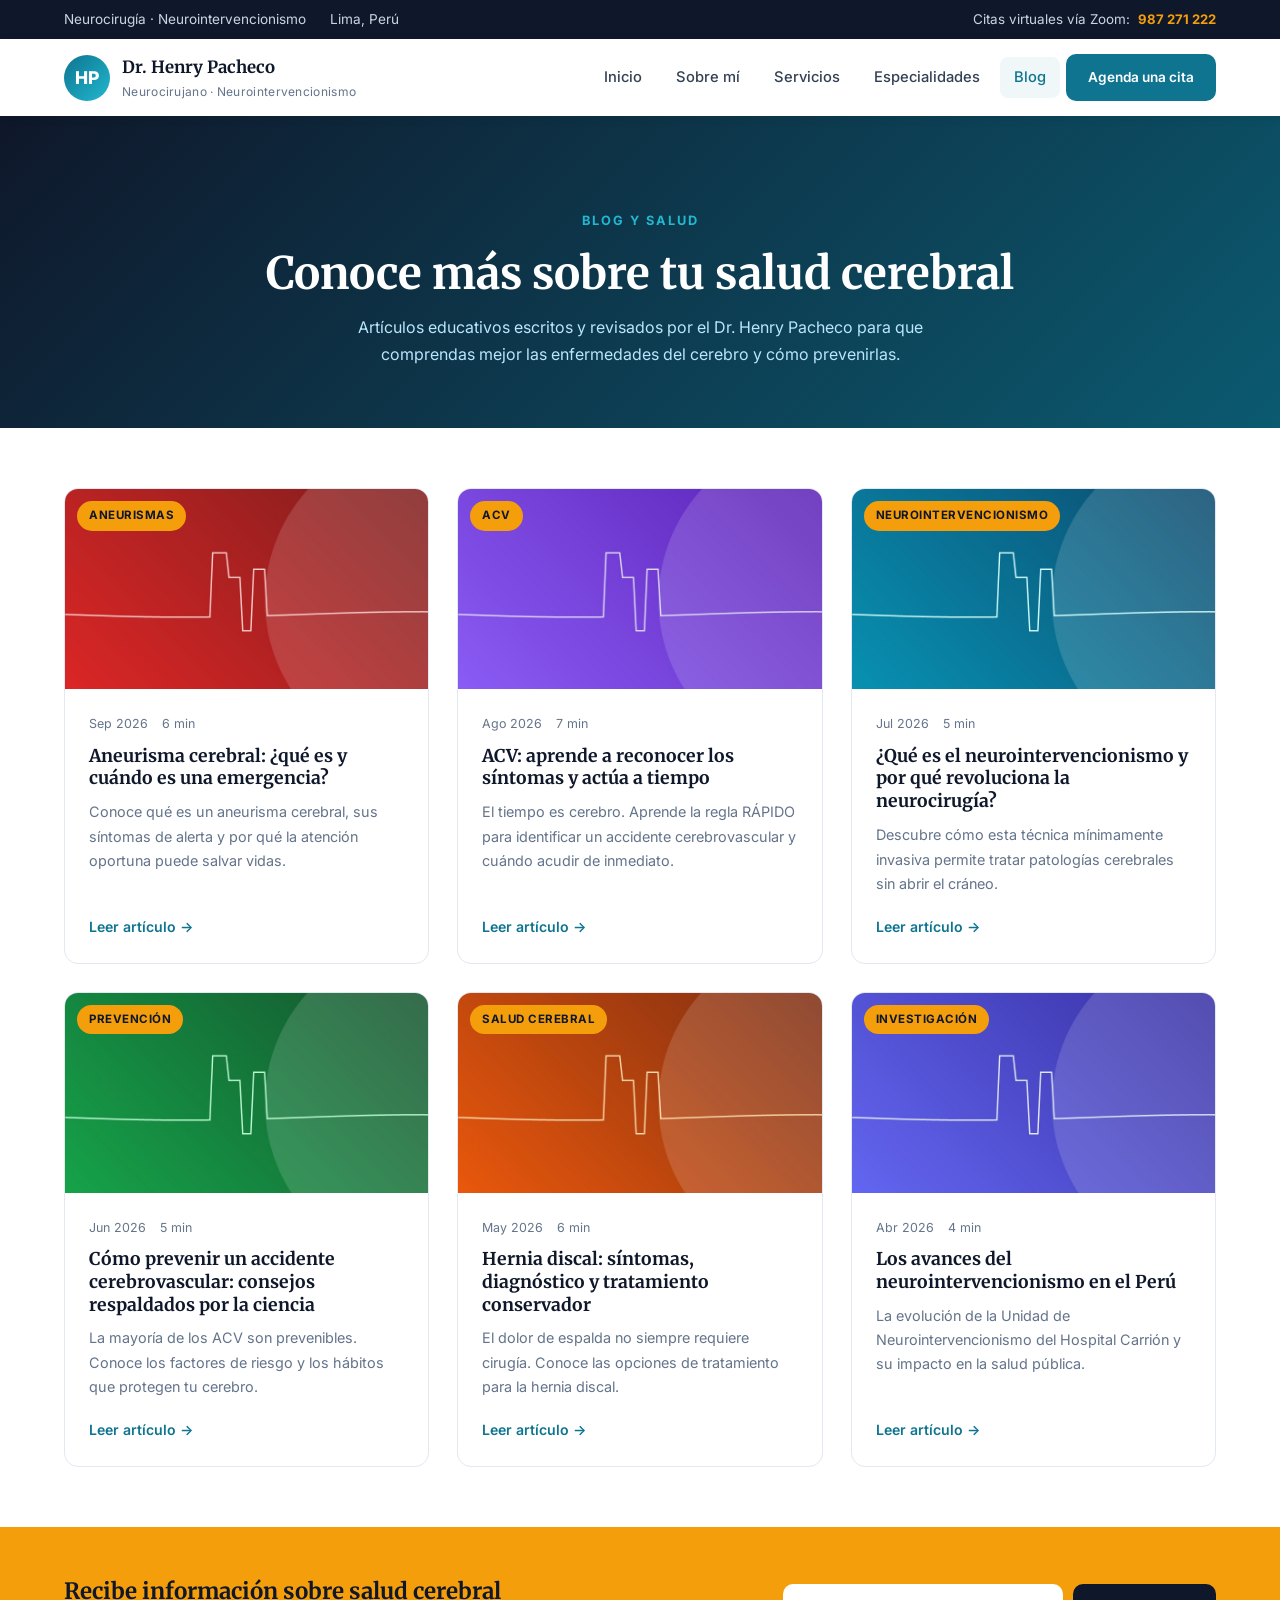
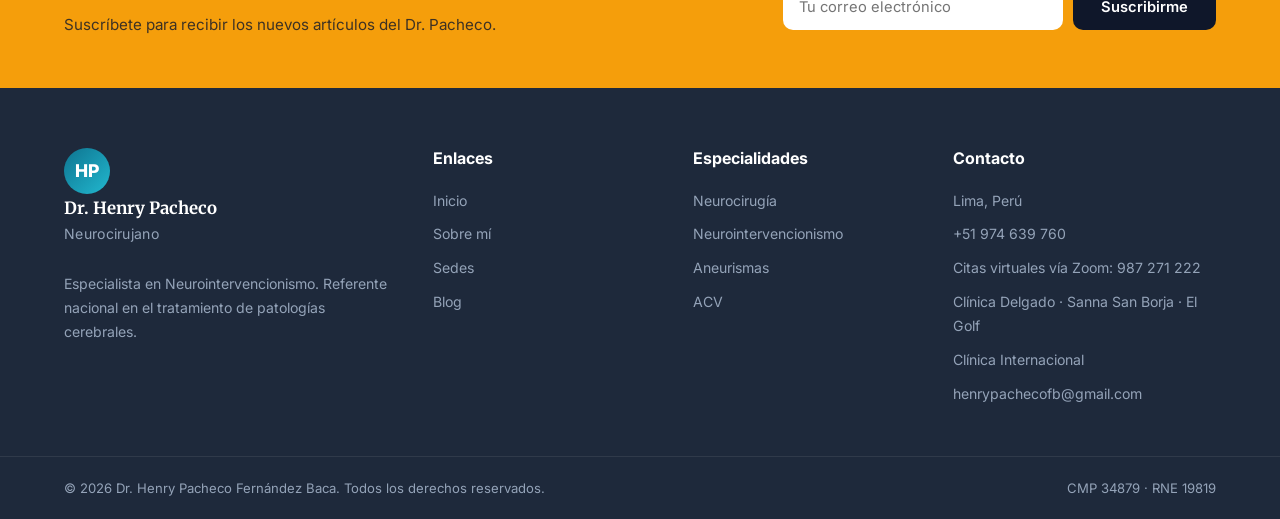
<file: blog.html>
<!DOCTYPE html>
<html lang="es">
<head>
  <meta charset="UTF-8">
  <meta name="viewport" content="width=device-width, initial-scale=1.0">
  <meta name="description" content="Blog del Dr. Henry Pacheco, neurocirujano especialista en neurointervencionismo. Artículos sobre salud cerebral, aneurismas, ACV y prevención.">
  <meta property="og:title" content="Blog | Dr. Henry Pacheco - Neurocirujano">
  <meta property="og:description" content="Artículos educativos sobre salud cerebral y neurointervencionismo.">
  <title>Blog | Dr. Henry Pacheco - Neurocirujano</title>
  <link rel="preconnect" href="https://fonts.googleapis.com">
  <link rel="preconnect" href="https://fonts.gstatic.com" crossorigin>
  <link href="https://fonts.googleapis.com/css2?family=Inter:wght@300;400;500;600;700;800&family=Merriweather:wght@300;400;700&display=swap" rel="stylesheet">
  <link rel="stylesheet" href="css/style.css?v=9">
</head>
<body>

  <div class="topbar">
    <div class="container topbar-inner">
      <div class="topbar-info">
        <span>Neurocirugía · Neurointervencionismo</span>
        <span>Lima, Perú</span>
      </div>
      <div class="topbar-social topbar-zoom"><span>Citas virtuales vía Zoom:</span><a href="tel:+51987271222">987&nbsp;271&nbsp;222</a></div>
    </div>
  </div>

  <header class="header">
    <div class="container header-inner">
      <a href="index.html" class="logo">
        <div class="logo-icon">HP</div>
        <div class="logo-text">
          <strong>Dr. Henry Pacheco</strong>
          <span>Neurocirujano · Neurointervencionismo</span>
        </div>
      </a>
      <nav class="nav" id="nav">
        <a href="index.html" class="nav-link">Inicio</a>
        <a href="index.html#sobre-mi" class="nav-link">Sobre mí</a>
        <a href="index.html#servicios" class="nav-link">Servicios</a>
        <a href="index.html#especialidades" class="nav-link">Especialidades</a>
        <a href="blog.html" class="nav-link active">Blog</a>
        <a href="index.html#agenda" class="btn btn-primary nav-cta">Agenda una cita</a>
      </nav>
      <button type="button" class="hamburger" id="hamburger" aria-label="Menú">
        <span></span><span></span><span></span>
      </button>
    </div>
  </header>

  <section class="blog-hero">
    <div class="container">
      <span class="section-tag light">Blog y salud</span>
      <h1>Conoce más sobre tu salud cerebral</h1>
      <p>Artículos educativos escritos y revisados por el Dr. Henry Pacheco para que comprendas mejor las enfermedades del cerebro y cómo prevenirlas.</p>
    </div>
  </section>

  <section class="blog-section">
    <div class="container">
      <div class="blog-grid">

        <article class="blog-card">
          <div class="blog-card-img">
            <span class="blog-cat">Aneurismas</span>
            <img src="assets/images/aneurisma-cerebral.jpg" alt="Aneurisma cerebral" onerror="this.style.display='none'">
          </div>
          <div class="blog-card-body">
            <div class="blog-meta"><span>Sep 2026</span><span>6 min</span></div>
            <h3><a href="blog/aneurisma-cerebral-que-es.html">Aneurisma cerebral: ¿qué es y cuándo es una emergencia?</a></h3>
            <p>Conoce qué es un aneurisma cerebral, sus síntomas de alerta y por qué la atención oportuna puede salvar vidas.</p>
            <a href="blog/aneurisma-cerebral-que-es.html" class="blog-more">Leer artículo →</a>
          </div>
        </article>

        <article class="blog-card">
          <div class="blog-card-img">
            <span class="blog-cat">ACV</span>
            <img src="assets/images/acv-accidente-cerebrovascular.jpg" alt="Accidente cerebrovascular" onerror="this.style.display='none'">
          </div>
          <div class="blog-card-body">
            <div class="blog-meta"><span>Ago 2026</span><span>7 min</span></div>
            <h3><a href="blog/acv-reconocer-sintomas.html">ACV: aprende a reconocer los síntomas y actúa a tiempo</a></h3>
            <p>El tiempo es cerebro. Aprende la regla RÁPIDO para identificar un accidente cerebrovascular y cuándo acudir de inmediato.</p>
            <a href="blog/acv-reconocer-sintomas.html" class="blog-more">Leer artículo →</a>
          </div>
        </article>

        <article class="blog-card">
          <div class="blog-card-img">
            <span class="blog-cat">Neurointervencionismo</span>
            <img src="assets/images/neurointervencionismo.jpg" alt="Neurointervencionismo" onerror="this.style.display='none'">
          </div>
          <div class="blog-card-body">
            <div class="blog-meta"><span>Jul 2026</span><span>5 min</span></div>
            <h3><a href="blog/que-es-neurointervencionismo.html">¿Qué es el neurointervencionismo y por qué revoluciona la neurocirugía?</a></h3>
            <p>Descubre cómo esta técnica mínimamente invasiva permite tratar patologías cerebrales sin abrir el cráneo.</p>
            <a href="blog/que-es-neurointervencionismo.html" class="blog-more">Leer artículo →</a>
          </div>
        </article>

        <article class="blog-card">
          <div class="blog-card-img">
            <span class="blog-cat">Prevención</span>
            <img src="assets/images/prevenir-acv.jpg" alt="Prevención de ACV" onerror="this.style.display='none'">
          </div>
          <div class="blog-card-body">
            <div class="blog-meta"><span>Jun 2026</span><span>5 min</span></div>
            <h3><a href="blog/como-prevenir-accidente-cerebrovascular.html">Cómo prevenir un accidente cerebrovascular: consejos respaldados por la ciencia</a></h3>
            <p>La mayoría de los ACV son prevenibles. Conoce los factores de riesgo y los hábitos que protegen tu cerebro.</p>
            <a href="blog/como-prevenir-accidente-cerebrovascular.html" class="blog-more">Leer artículo →</a>
          </div>
        </article>

        <article class="blog-card">
          <div class="blog-card-img">
            <span class="blog-cat">Salud cerebral</span>
            <img src="assets/images/salud-cerebral.jpg" alt="Salud cerebral" onerror="this.style.display='none'">
          </div>
          <div class="blog-card-body">
            <div class="blog-meta"><span>May 2026</span><span>6 min</span></div>
            <h3><a href="blog/hernia-discal-columna.html">Hernia discal: síntomas, diagnóstico y tratamiento conservador</a></h3>
            <p>El dolor de espalda no siempre requiere cirugía. Conoce las opciones de tratamiento para la hernia discal.</p>
            <a href="blog/hernia-discal-columna.html" class="blog-more">Leer artículo →</a>
          </div>
        </article>

        <article class="blog-card">
          <div class="blog-card-img">
            <span class="blog-cat">Investigación</span>
            <img src="assets/images/investigacion-cerebro.jpg" alt="Investigación cerebral" onerror="this.style.display='none'">
          </div>
          <div class="blog-card-body">
            <div class="blog-meta"><span>Abr 2026</span><span>4 min</span></div>
            <h3><a href="blog/avances-neurointervencionismo-2026.html">Los avances del neurointervencionismo en el Perú</a></h3>
            <p>La evolución de la Unidad de Neurointervencionismo del Hospital Carrión y su impacto en la salud pública.</p>
            <a href="blog/avances-neurointervencionismo-2026.html" class="blog-more">Leer artículo →</a>
          </div>
        </article>

      </div>
    </div>
  </section>

  <section class="newsletter">
    <div class="container newsletter-inner">
      <div>
        <h3>Recibe información sobre salud cerebral</h3>
        <p>Suscríbete para recibir los nuevos artículos del Dr. Pacheco.</p>
      </div>
      <form class="newsletter-form" id="newsletterForm">
        <input type="email" id="newsletterEmail" placeholder="Tu correo electrónico" required>
        <button type="submit" class="btn btn-primary">Suscribirme</button>
      </form>
    </div>
  </section>

  <footer class="footer">
    <div class="container footer-grid">
      <div class="footer-col footer-brand">
        <a href="index.html" class="logo footer-logo">
          <div class="logo-icon">HP</div>
          <div class="logo-text">
            <strong>Dr. Henry Pacheco</strong>
            <span>Neurocirujano</span>
          </div>
        </a>
        <p>Especialista en Neurointervencionismo. Referente nacional en el tratamiento de patologías cerebrales.</p>
      </div>
      <div class="footer-col">
        <h4>Enlaces</h4>
        <a href="index.html">Inicio</a>
        <a href="index.html#sobre-mi">Sobre mí</a>
        <a href="index.html#servicios">Sedes</a>
        <a href="blog.html">Blog</a>
      </div>
      <div class="footer-col">
        <h4>Especialidades</h4>
        <a href="index.html#especialidades">Neurocirugía</a>
        <a href="index.html#especialidades">Neurointervencionismo</a>
        <a href="index.html#especialidades">Aneurismas</a>
        <a href="index.html#especialidades">ACV</a>
      </div>
      <div class="footer-col">
        <h4>Contacto</h4>
        <span>Lima, Perú</span>
        <span>+51 974 639 760</span>
        <span>Citas virtuales vía Zoom: 987 271 222</span>
        <span>Clínica Delgado · Sanna San Borja · El Golf</span>
        <span>Clínica Internacional</span>
        <span>henrypachecofb@gmail.com</span>
      </div>
    </div>
    <div class="footer-bottom">
      <div class="container">
        <p>© <span id="anio"></span> Dr. Henry Pacheco Fernández Baca. Todos los derechos reservados.</p>
        <p>CMP 34879 · RNE 19819</p>
      </div>
    </div>
  </footer>

  <script src="js/main.js?v=5"></script>
</body>
</html>
</file>
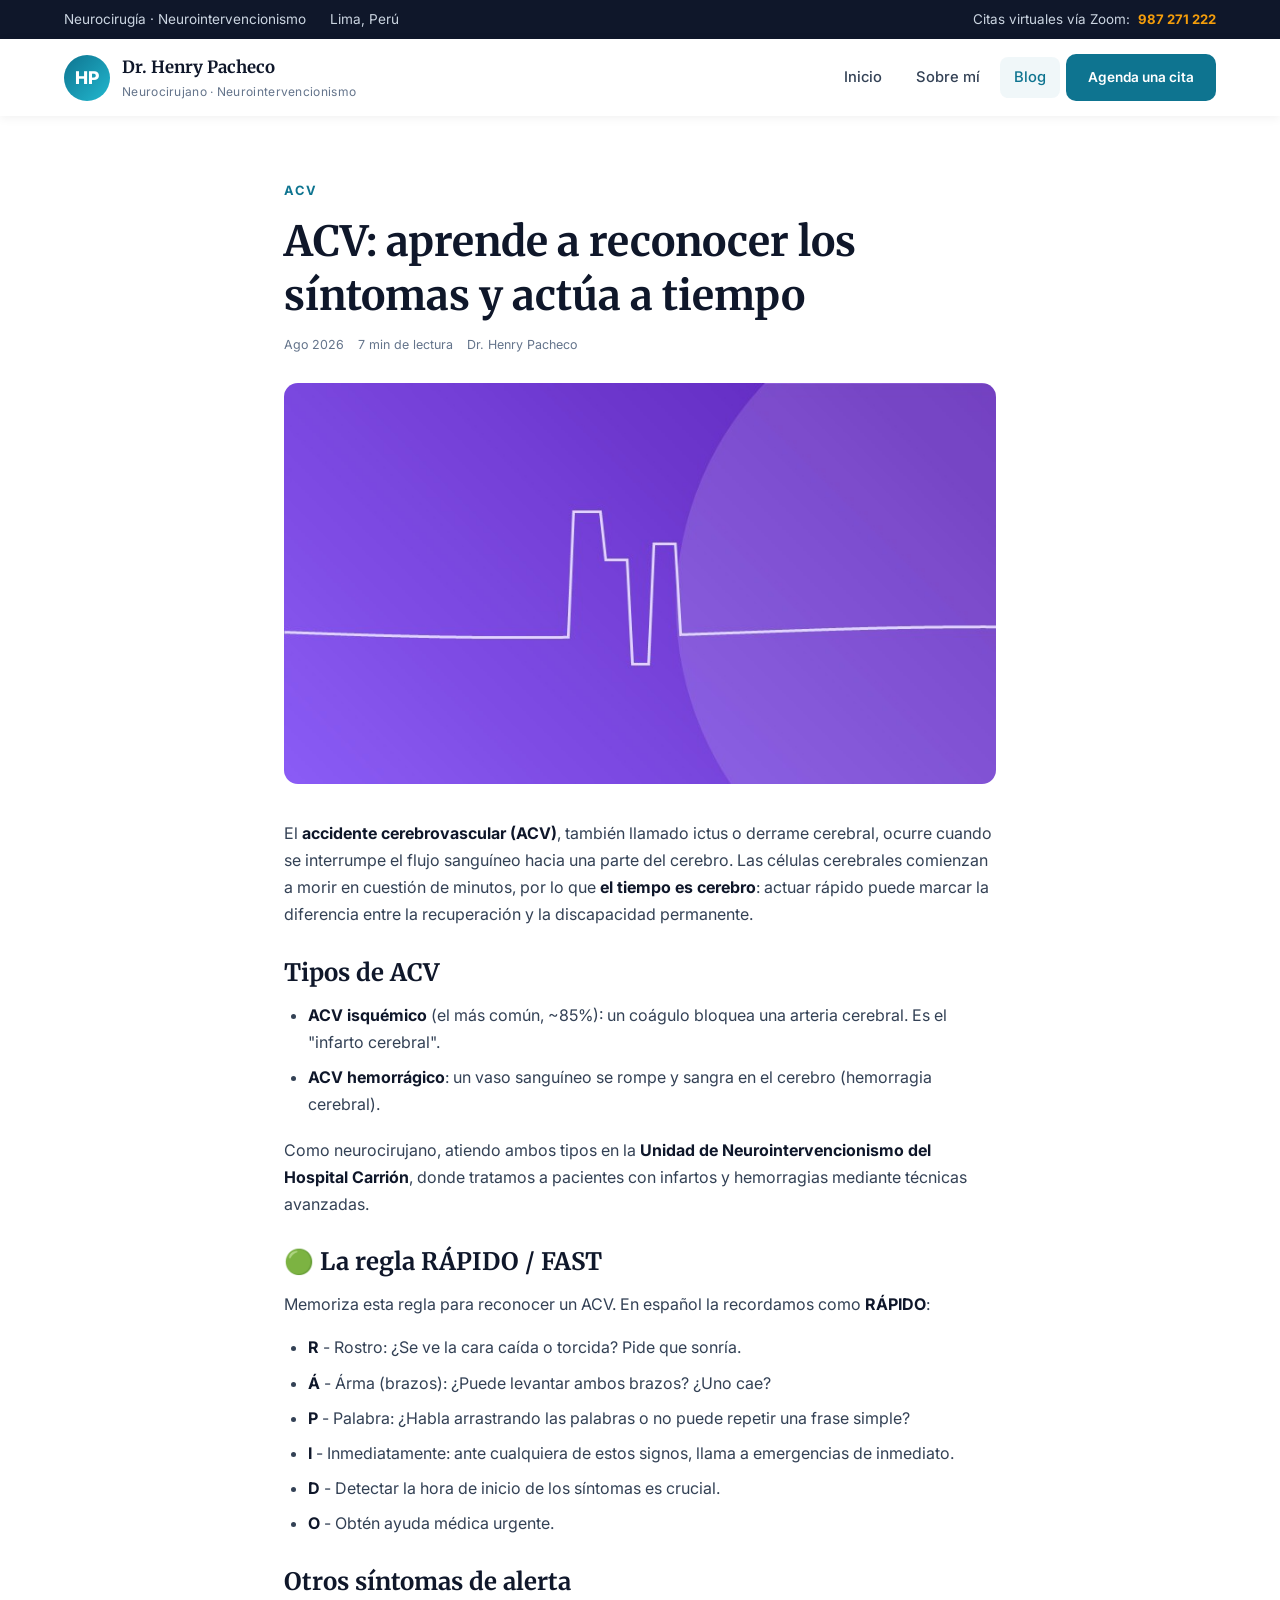
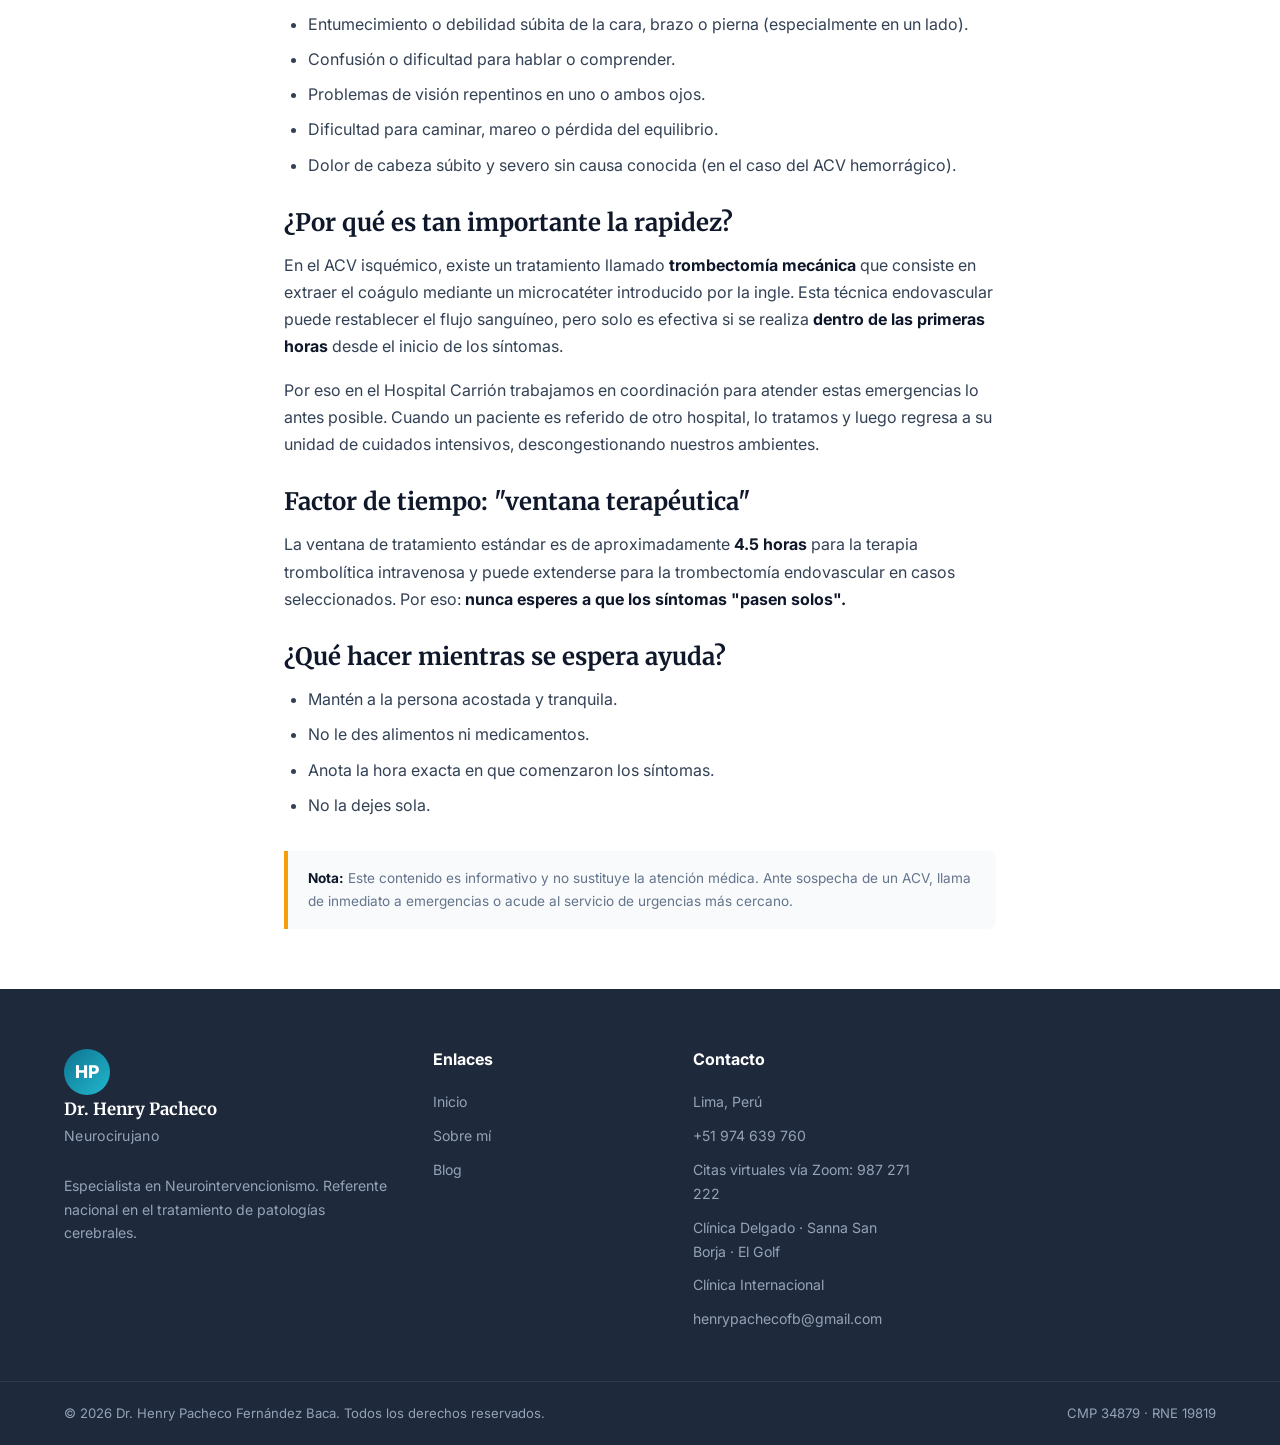
<file: blog/acv-reconocer-sintomas.html>
<!DOCTYPE html>
<html lang="es">
<head>
  <meta charset="UTF-8">
  <meta name="viewport" content="width=device-width, initial-scale=1.0">
  <title>Cómo reconocer un ACV a tiempo | Dr. Henry Pacheco</title>
  <link rel="preconnect" href="https://fonts.googleapis.com">
  <link rel="preconnect" href="https://fonts.gstatic.com" crossorigin>
  <link href="https://fonts.googleapis.com/css2?family=Inter:wght@300;400;500;600;700;800&family=Merriweather:wght@300;400;700&display=swap" rel="stylesheet">
  <link rel="stylesheet" href="../css/style.css?v=9">
</head>
<body>

  <div class="topbar">
    <div class="container topbar-inner">
      <div class="topbar-info">
        <span>Neurocirugía · Neurointervencionismo</span>
        <span>Lima, Perú</span>
      </div>
      <div class="topbar-social topbar-zoom"><span>Citas virtuales vía Zoom:</span><a href="tel:+51987271222">987&nbsp;271&nbsp;222</a></div>
    </div>
  </div>

  <header class="header">
    <div class="container header-inner">
      <a href="../index.html" class="logo">
        <div class="logo-icon">HP</div>
        <div class="logo-text">
          <strong>Dr. Henry Pacheco</strong>
          <span>Neurocirujano · Neurointervencionismo</span>
        </div>
      </a>
      <nav class="nav" id="nav">
        <a href="../index.html" class="nav-link">Inicio</a>
        <a href="../index.html#sobre-mi" class="nav-link">Sobre mí</a>
        <a href="../blog.html" class="nav-link active">Blog</a>
        <a href="../index.html#agenda" class="btn btn-primary nav-cta">Agenda una cita</a>
      </nav>
      <button type="button" class="hamburger" id="hamburger" aria-label="Menú">
        <span></span><span></span><span></span>
      </button>
    </div>
  </header>

  <section class="blog-article">
    <div class="container blog-article-content">
      <span class="section-tag">ACV</span>
      <h1>ACV: aprende a reconocer los síntomas y actúa a tiempo</h1>
      <div class="blog-meta"><span>Ago 2026</span><span>7 min de lectura</span><span>Dr. Henry Pacheco</span></div>
      <img src="../assets/images/acv-accidente-cerebrovascular.jpg" alt="Accidente cerebrovascular" class="portada" onerror="this.style.display='none'">

      <div class="blog-body">
        <p>El <strong>accidente cerebrovascular (ACV)</strong>, también llamado ictus o derrame cerebral, ocurre cuando se interrumpe el flujo sanguíneo hacia una parte del cerebro. Las células cerebrales comienzan a morir en cuestión de minutos, por lo que <strong>el tiempo es cerebro</strong>: actuar rápido puede marcar la diferencia entre la recuperación y la discapacidad permanente.</p>

        <h2>Tipos de ACV</h2>
        <ul>
          <li><strong>ACV isquémico</strong> (el más común, ~85%): un coágulo bloquea una arteria cerebral. Es el "infarto cerebral".</li>
          <li><strong>ACV hemorrágico</strong>: un vaso sanguíneo se rompe y sangra en el cerebro (hemorragia cerebral).</li>
        </ul>
        <p>Como neurocirujano, atiendo ambos tipos en la <strong>Unidad de Neurointervencionismo del Hospital Carrión</strong>, donde tratamos a pacientes con infartos y hemorragias mediante técnicas avanzadas.</p>

        <h2>🟢 La regla RÁPIDO / FAST</h2>
        <p>Memoriza esta regla para reconocer un ACV. En español la recordamos como <strong>RÁPIDO</strong>:</p>
        <ul>
          <li><strong>R</strong> - Rostro: ¿Se ve la cara caída o torcida? Pide que sonría.</li>
          <li><strong>Á</strong> - Árma (brazos): ¿Puede levantar ambos brazos? ¿Uno cae?</li>
          <li><strong>P</strong> - Palabra: ¿Habla arrastrando las palabras o no puede repetir una frase simple?</li>
          <li><strong>I</strong> - Inmediatamente: ante cualquiera de estos signos, llama a emergencias de inmediato.</li>
          <li><strong>D</strong> - Detectar la hora de inicio de los síntomas es crucial.</li>
          <li><strong>O</strong> - Obtén ayuda médica urgente.</li>
        </ul>

        <h2>Otros síntomas de alerta</h2>
        <ul>
          <li>Entumecimiento o debilidad súbita de la cara, brazo o pierna (especialmente en un lado).</li>
          <li>Confusión o dificultad para hablar o comprender.</li>
          <li>Problemas de visión repentinos en uno o ambos ojos.</li>
          <li>Dificultad para caminar, mareo o pérdida del equilibrio.</li>
          <li>Dolor de cabeza súbito y severo sin causa conocida (en el caso del ACV hemorrágico).</li>
        </ul>

        <h2>¿Por qué es tan importante la rapidez?</h2>
        <p>En el ACV isquémico, existe un tratamiento llamado <strong>trombectomía mecánica</strong> que consiste en extraer el coágulo mediante un microcatéter introducido por la ingle. Esta técnica endovascular puede restablecer el flujo sanguíneo, pero solo es efectiva si se realiza <strong>dentro de las primeras horas</strong> desde el inicio de los síntomas.</p>
        <p>Por eso en el Hospital Carrión trabajamos en coordinación para atender estas emergencias lo antes posible. Cuando un paciente es referido de otro hospital, lo tratamos y luego regresa a su unidad de cuidados intensivos, descongestionando nuestros ambientes.</p>

        <h2>Factor de tiempo: "ventana terapéutica"</h2>
        <p>La ventana de tratamiento estándar es de aproximadamente <strong>4.5 horas</strong> para la terapia trombolítica intravenosa y puede extenderse para la trombectomía endovascular en casos seleccionados. Por eso: <strong>nunca esperes a que los síntomas "pasen solos".</strong></p>

        <h2>¿Qué hacer mientras se espera ayuda?</h2>
        <ul>
          <li>Mantén a la persona acostada y tranquila.</li>
          <li>No le des alimentos ni medicamentos.</li>
          <li>Anota la hora exacta en que comenzaron los síntomas.</li>
          <li>No la dejes sola.</li>
        </ul>

        <div class="blog-disclaimer">
          <strong>Nota:</strong> Este contenido es informativo y no sustituye la atención médica. Ante sospecha de un ACV, llama de inmediato a emergencias o acude al servicio de urgencias más cercano.
        </div>
      </div>
    </div>
  </section>

  <footer class="footer">
    <div class="container footer-grid">
      <div class="footer-col footer-brand">
        <a href="../index.html" class="logo footer-logo">
          <div class="logo-icon">HP</div>
          <div class="logo-text">
            <strong>Dr. Henry Pacheco</strong>
            <span>Neurocirujano</span>
          </div>
        </a>
        <p>Especialista en Neurointervencionismo. Referente nacional en el tratamiento de patologías cerebrales.</p>
      </div>
      <div class="footer-col">
        <h4>Enlaces</h4>
        <a href="../index.html">Inicio</a>
        <a href="../index.html#sobre-mi">Sobre mí</a>
        <a href="../blog.html">Blog</a>
      </div>
      <div class="footer-col">
        <h4>Contacto</h4>
        <span>Lima, Perú</span>
        <span>+51 974 639 760</span>
        <span>Citas virtuales vía Zoom: 987 271 222</span>
        <span>Clínica Delgado · Sanna San Borja · El Golf</span>
        <span>Clínica Internacional</span>
        <span>henrypachecofb@gmail.com</span>
      </div>
    </div>
    <div class="footer-bottom">
      <div class="container">
        <p>© <span id="anio"></span> Dr. Henry Pacheco Fernández Baca. Todos los derechos reservados.</p>
        <p>CMP 34879 · RNE 19819</p>
      </div>
    </div>
  </footer>

  <script src="../js/main.js?v=5"></script>
</body>
</html>
</file>
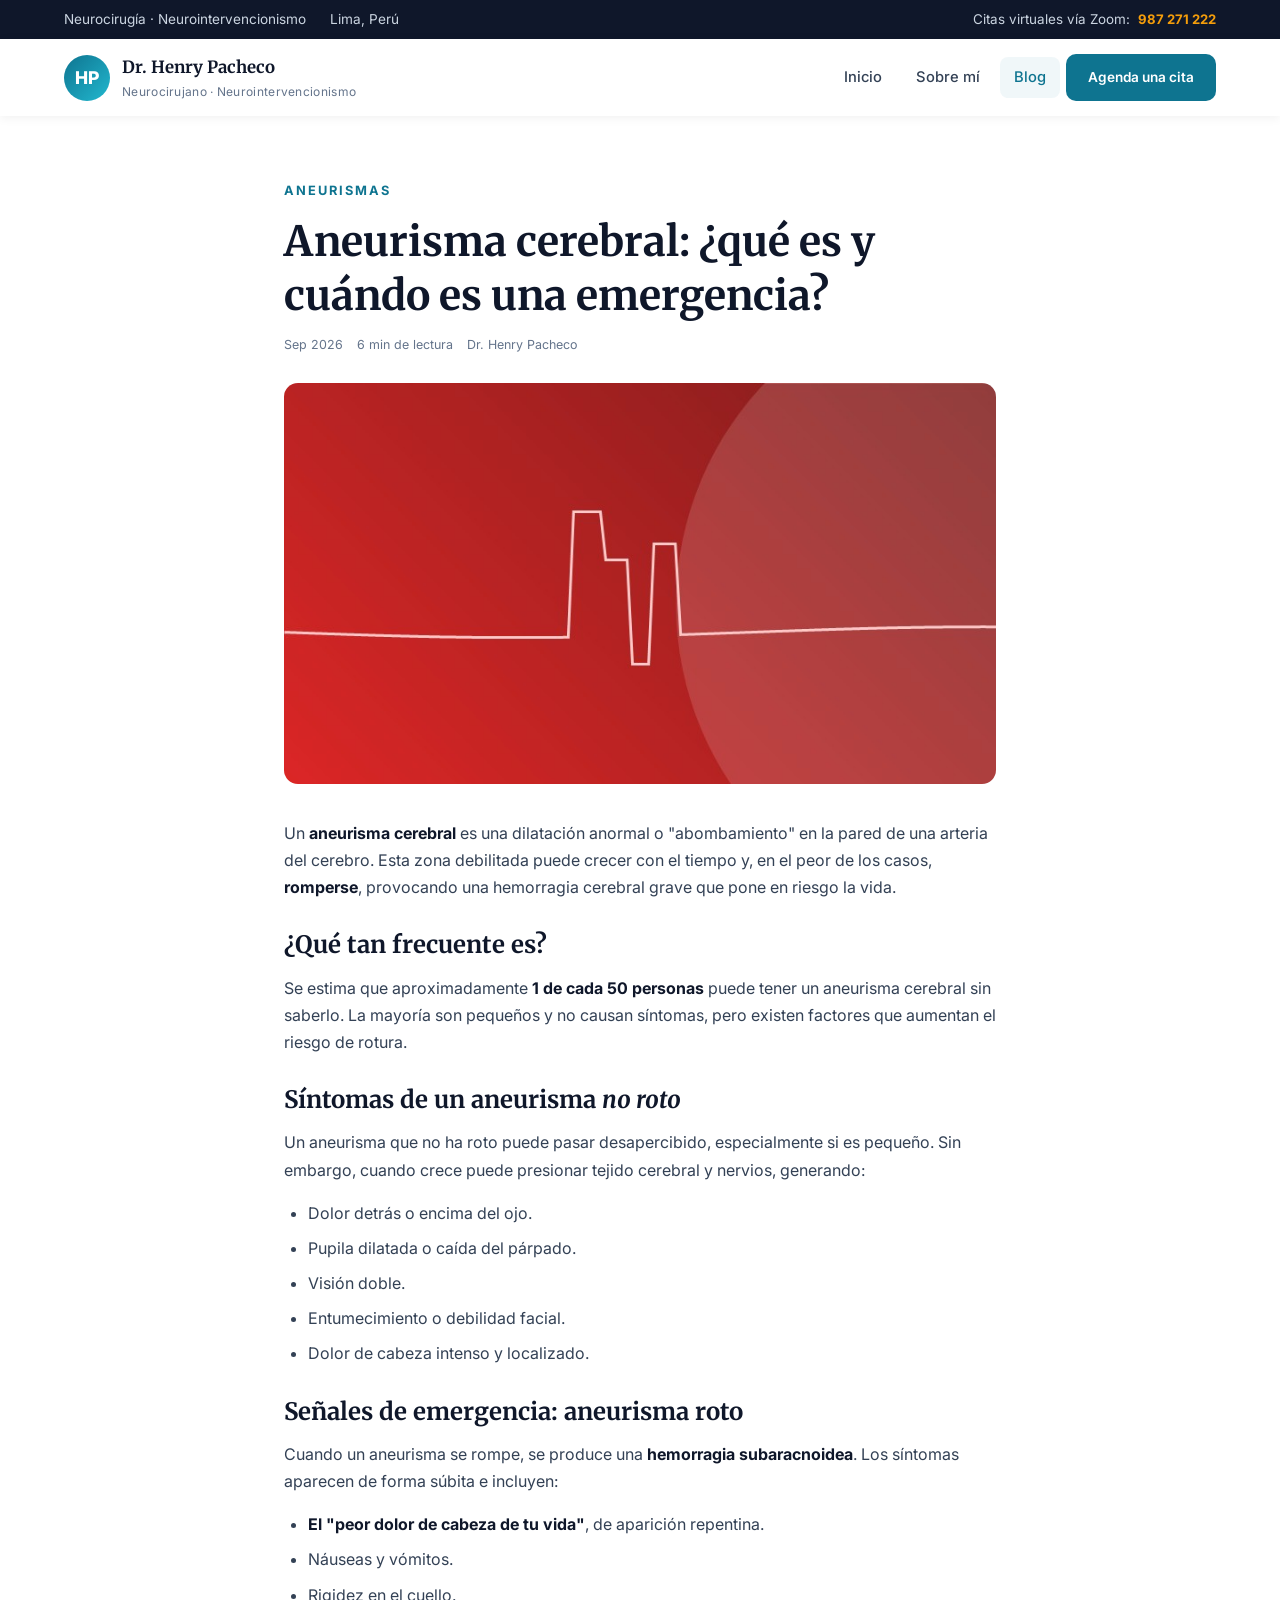
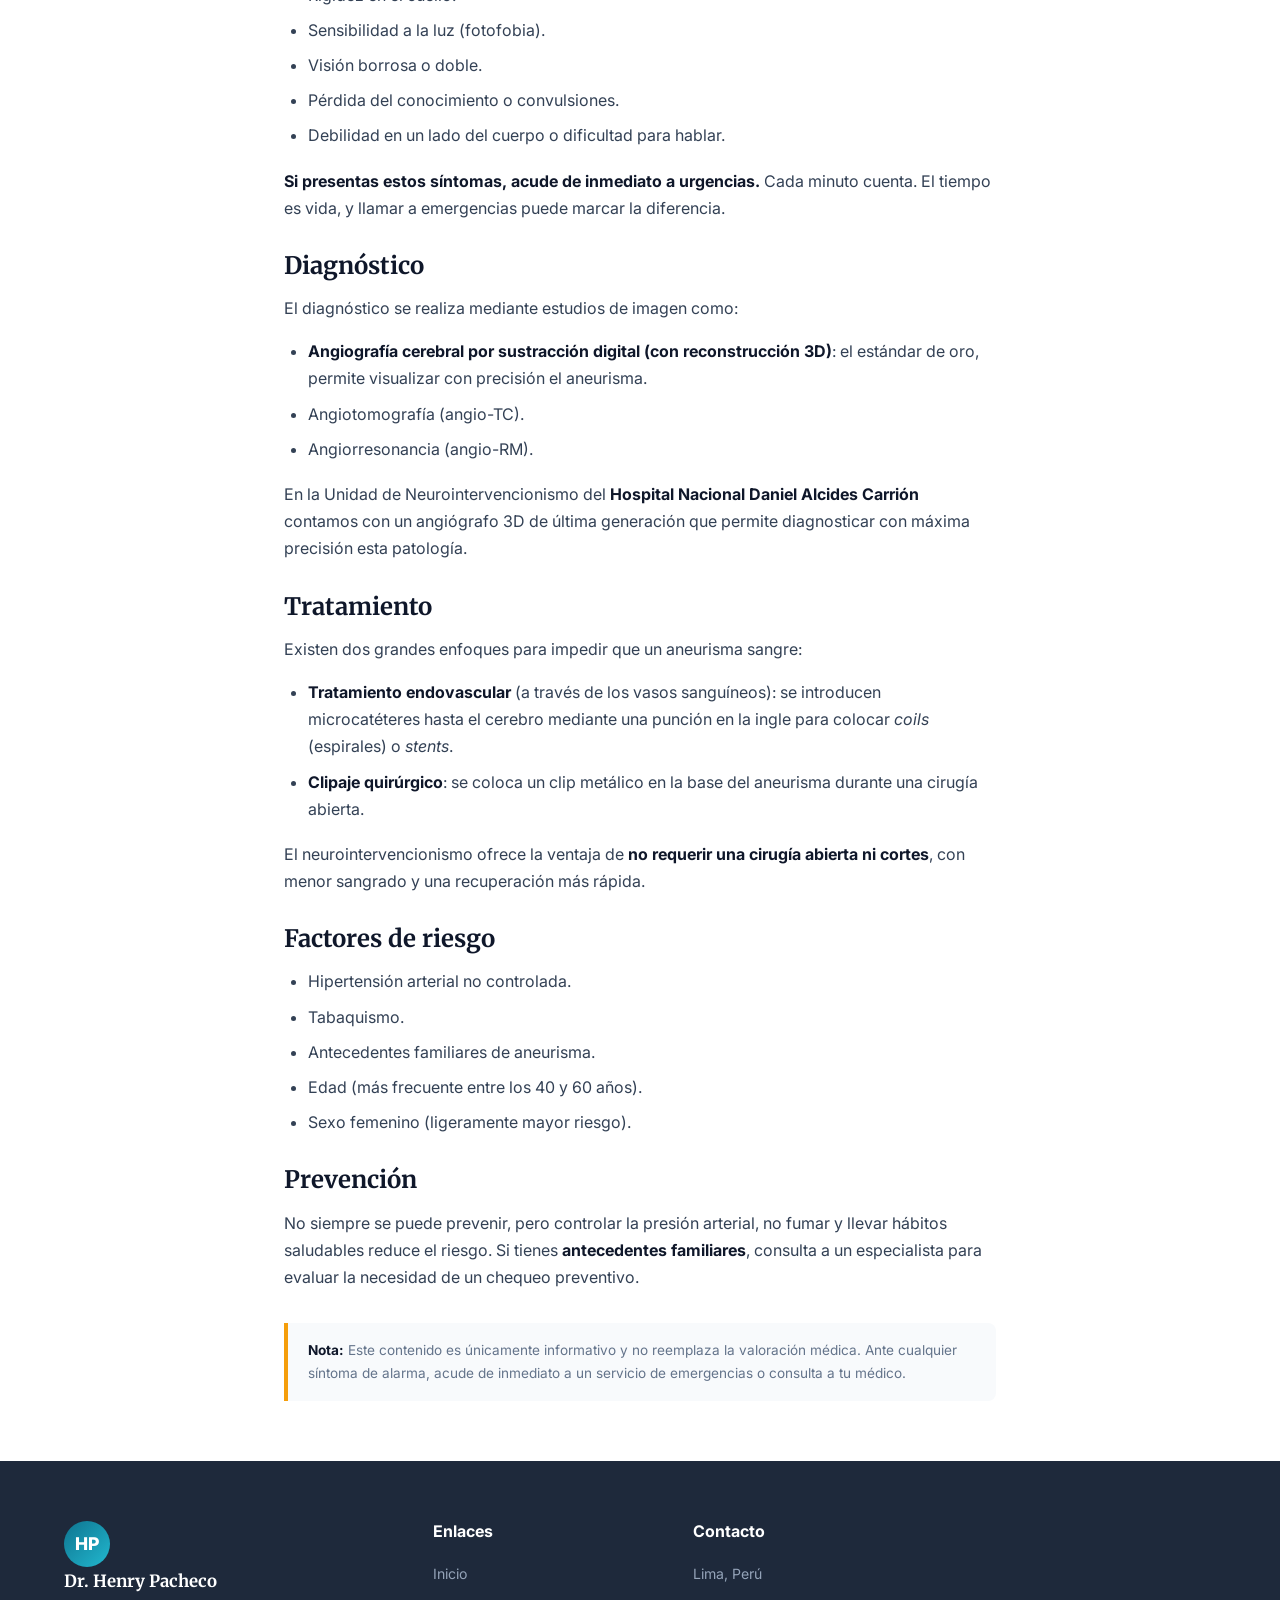
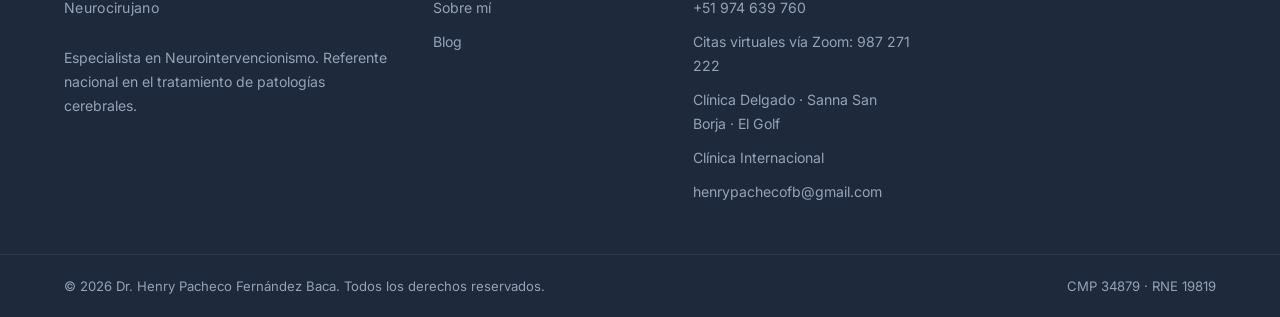
<file: blog/aneurisma-cerebral-que-es.html>
<!DOCTYPE html>
<html lang="es">
<head>
  <meta charset="UTF-8">
  <meta name="viewport" content="width=device-width, initial-scale=1.0">
  <title>Aneurisma cerebral y emergencias | Dr. Henry Pacheco</title>
  <link rel="preconnect" href="https://fonts.googleapis.com">
  <link rel="preconnect" href="https://fonts.gstatic.com" crossorigin>
  <link href="https://fonts.googleapis.com/css2?family=Inter:wght@300;400;500;600;700;800&family=Merriweather:wght@300;400;700&display=swap" rel="stylesheet">
  <link rel="stylesheet" href="../css/style.css?v=9">
</head>
<body>

  <div class="topbar">
    <div class="container topbar-inner">
      <div class="topbar-info">
        <span>Neurocirugía · Neurointervencionismo</span>
        <span>Lima, Perú</span>
      </div>
      <div class="topbar-social topbar-zoom"><span>Citas virtuales vía Zoom:</span><a href="tel:+51987271222">987&nbsp;271&nbsp;222</a></div>
    </div>
  </div>

  <header class="header">
    <div class="container header-inner">
      <a href="../index.html" class="logo">
        <div class="logo-icon">HP</div>
        <div class="logo-text">
          <strong>Dr. Henry Pacheco</strong>
          <span>Neurocirujano · Neurointervencionismo</span>
        </div>
      </a>
      <nav class="nav" id="nav">
        <a href="../index.html" class="nav-link">Inicio</a>
        <a href="../index.html#sobre-mi" class="nav-link">Sobre mí</a>
        <a href="../blog.html" class="nav-link active">Blog</a>
        <a href="../index.html#agenda" class="btn btn-primary nav-cta">Agenda una cita</a>
      </nav>
      <button type="button" class="hamburger" id="hamburger" aria-label="Menú">
        <span></span><span></span><span></span>
      </button>
    </div>
  </header>

  <section class="blog-article">
    <div class="container blog-article-content">
      <span class="section-tag">Aneurismas</span>
      <h1>Aneurisma cerebral: ¿qué es y cuándo es una emergencia?</h1>
      <div class="blog-meta"><span>Sep 2026</span><span>6 min de lectura</span><span>Dr. Henry Pacheco</span></div>
      <img src="../assets/images/aneurisma-cerebral.jpg" alt="Aneurisma cerebral" class="portada" onerror="this.style.display='none'">

      <div class="blog-body">
        <p>Un <strong>aneurisma cerebral</strong> es una dilatación anormal o "abombamiento" en la pared de una arteria del cerebro. Esta zona debilitada puede crecer con el tiempo y, en el peor de los casos, <strong>romperse</strong>, provocando una hemorragia cerebral grave que pone en riesgo la vida.</p>

        <h2>¿Qué tan frecuente es?</h2>
        <p>Se estima que aproximadamente <strong>1 de cada 50 personas</strong> puede tener un aneurisma cerebral sin saberlo. La mayoría son pequeños y no causan síntomas, pero existen factores que aumentan el riesgo de rotura.</p>

        <h2>Síntomas de un aneurisma <em>no roto</em></h2>
        <p>Un aneurisma que no ha roto puede pasar desapercibido, especialmente si es pequeño. Sin embargo, cuando crece puede presionar tejido cerebral y nervios, generando:</p>
        <ul>
          <li>Dolor detrás o encima del ojo.</li>
          <li>Pupila dilatada o caída del párpado.</li>
          <li>Visión doble.</li>
          <li>Entumecimiento o debilidad facial.</li>
          <li>Dolor de cabeza intenso y localizado.</li>
        </ul>

        <h2>Señales de emergencia: aneurisma roto</h2>
        <p>Cuando un aneurisma se rompe, se produce una <strong>hemorragia subaracnoidea</strong>. Los síntomas aparecen de forma súbita e incluyen:</p>
        <ul>
          <li><strong>El "peor dolor de cabeza de tu vida"</strong>, de aparición repentina.</li>
          <li>Náuseas y vómitos.</li>
          <li>Rigidez en el cuello.</li>
          <li>Sensibilidad a la luz (fotofobia).</li>
          <li>Visión borrosa o doble.</li>
          <li>Pérdida del conocimiento o convulsiones.</li>
          <li>Debilidad en un lado del cuerpo o dificultad para hablar.</li>
        </ul>
        <p><strong>Si presentas estos síntomas, acude de inmediato a urgencias.</strong> Cada minuto cuenta. El tiempo es vida, y llamar a emergencias puede marcar la diferencia.</p>

        <h2>Diagnóstico</h2>
        <p>El diagnóstico se realiza mediante estudios de imagen como:</p>
        <ul>
          <li><strong>Angiografía cerebral por sustracción digital (con reconstrucción 3D)</strong>: el estándar de oro, permite visualizar con precisión el aneurisma.</li>
          <li>Angiotomografía (angio-TC).</li>
          <li>Angiorresonancia (angio-RM).</li>
        </ul>
        <p>En la Unidad de Neurointervencionismo del <strong>Hospital Nacional Daniel Alcides Carrión</strong> contamos con un angiógrafo 3D de última generación que permite diagnosticar con máxima precisión esta patología.</p>

        <h2>Tratamiento</h2>
        <p>Existen dos grandes enfoques para impedir que un aneurisma sangre:</p>
        <ul>
          <li><strong>Tratamiento endovascular</strong> (a través de los vasos sanguíneos): se introducen microcatéteres hasta el cerebro mediante una punción en la ingle para colocar <em>coils</em> (espirales) o <em>stents</em>.</li>
          <li><strong>Clipaje quirúrgico</strong>: se coloca un clip metálico en la base del aneurisma durante una cirugía abierta.</li>
        </ul>
        <p>El neurointervencionismo ofrece la ventaja de <strong>no requerir una cirugía abierta ni cortes</strong>, con menor sangrado y una recuperación más rápida.</p>

        <h2>Factores de riesgo</h2>
        <ul>
          <li>Hipertensión arterial no controlada.</li>
          <li>Tabaquismo.</li>
          <li>Antecedentes familiares de aneurisma.</li>
          <li>Edad (más frecuente entre los 40 y 60 años).</li>
          <li>Sexo femenino (ligeramente mayor riesgo).</li>
        </ul>

        <h2>Prevención</h2>
        <p>No siempre se puede prevenir, pero controlar la presión arterial, no fumar y llevar hábitos saludables reduce el riesgo. Si tienes <strong>antecedentes familiares</strong>, consulta a un especialista para evaluar la necesidad de un chequeo preventivo.</p>

        <div class="blog-disclaimer">
          <strong>Nota:</strong> Este contenido es únicamente informativo y no reemplaza la valoración médica. Ante cualquier síntoma de alarma, acude de inmediato a un servicio de emergencias o consulta a tu médico.
        </div>
      </div>
    </div>
  </section>

  <footer class="footer">
    <div class="container footer-grid">
      <div class="footer-col footer-brand">
        <a href="../index.html" class="logo footer-logo">
          <div class="logo-icon">HP</div>
          <div class="logo-text">
            <strong>Dr. Henry Pacheco</strong>
            <span>Neurocirujano</span>
          </div>
        </a>
        <p>Especialista en Neurointervencionismo. Referente nacional en el tratamiento de patologías cerebrales.</p>
      </div>
      <div class="footer-col">
        <h4>Enlaces</h4>
        <a href="../index.html">Inicio</a>
        <a href="../index.html#sobre-mi">Sobre mí</a>
        <a href="../blog.html">Blog</a>
      </div>
      <div class="footer-col">
        <h4>Contacto</h4>
        <span>Lima, Perú</span>
        <span>+51 974 639 760</span>
        <span>Citas virtuales vía Zoom: 987 271 222</span>
        <span>Clínica Delgado · Sanna San Borja · El Golf</span>
        <span>Clínica Internacional</span>
        <span>henrypachecofb@gmail.com</span>
      </div>
    </div>
    <div class="footer-bottom">
      <div class="container">
        <p>© <span id="anio"></span> Dr. Henry Pacheco Fernández Baca. Todos los derechos reservados.</p>
        <p>CMP 34879 · RNE 19819</p>
      </div>
    </div>
  </footer>

  <script src="../js/main.js?v=5"></script>
</body>
</html>
</file>
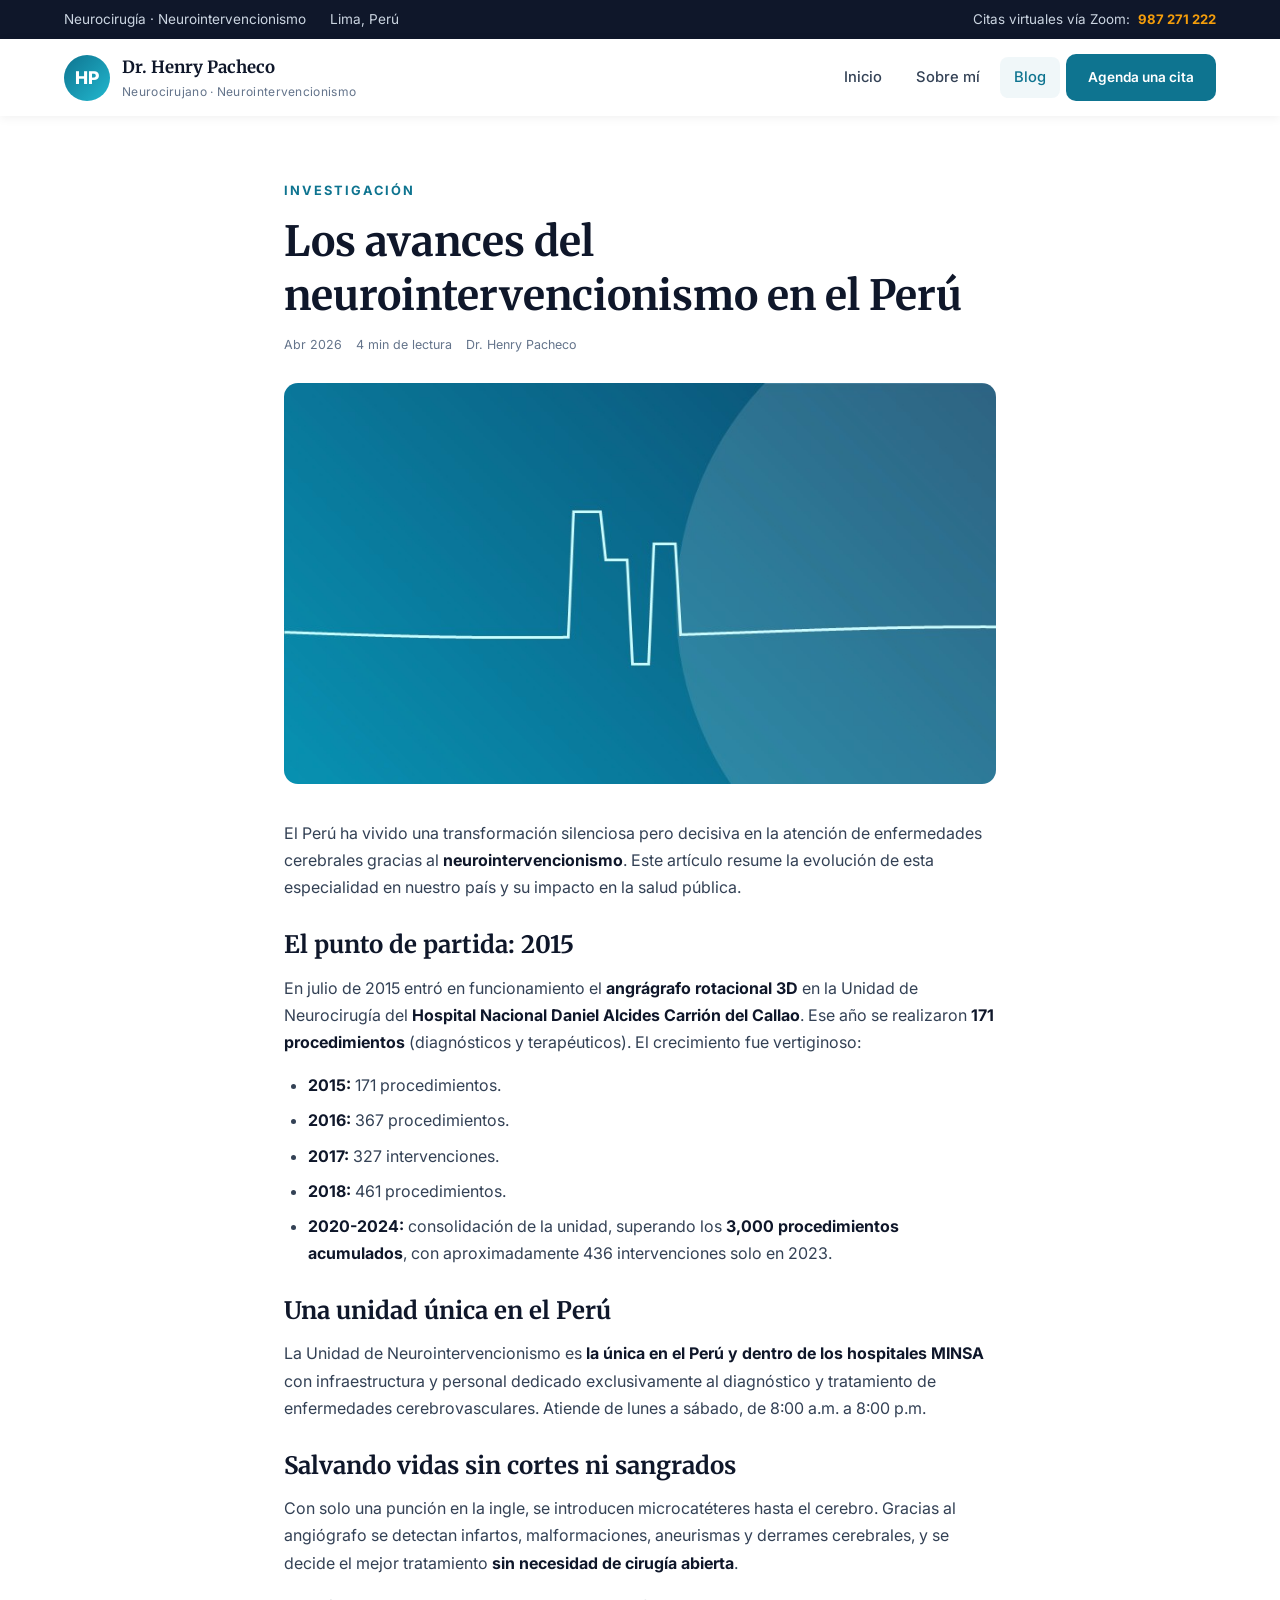
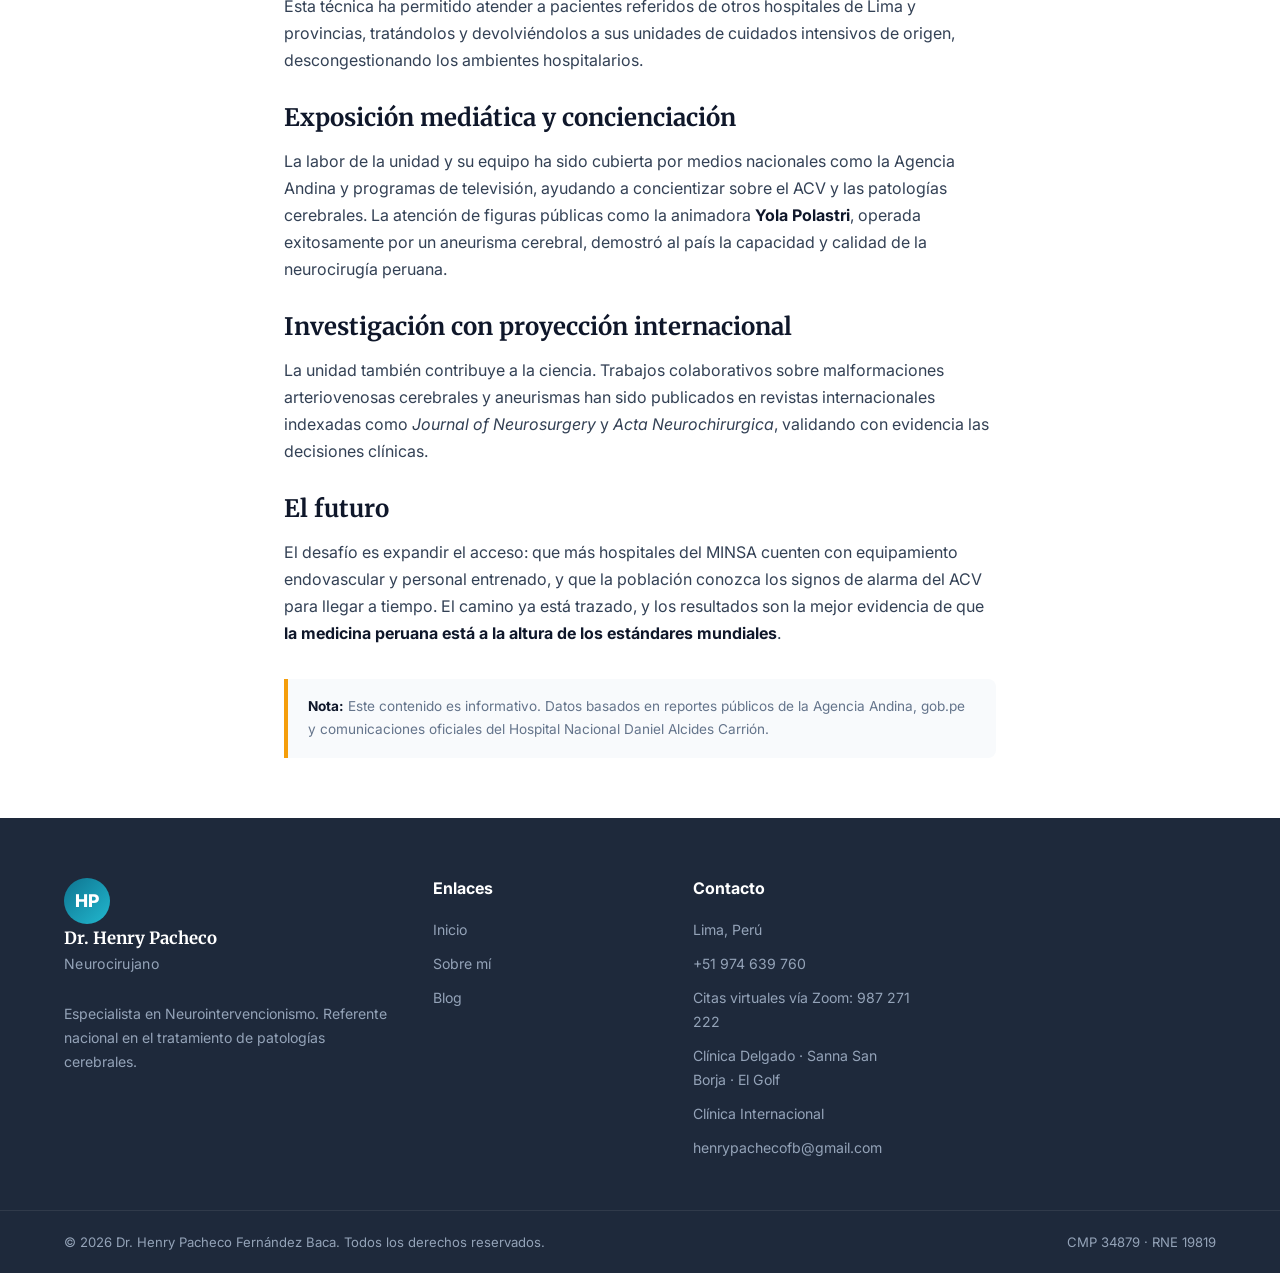
<file: blog/avances-neurointervencionismo-2026.html>
<!DOCTYPE html>
<html lang="es">
<head>
  <meta charset="UTF-8">
  <meta name="viewport" content="width=device-width, initial-scale=1.0">
  <title>Los avances del neurointervencionismo en el Perú | Dr. Henry Pacheco</title>
  <link rel="preconnect" href="https://fonts.googleapis.com">
  <link rel="preconnect" href="https://fonts.gstatic.com" crossorigin>
  <link href="https://fonts.googleapis.com/css2?family=Inter:wght@300;400;500;600;700;800&family=Merriweather:wght@300;400;700&display=swap" rel="stylesheet">
  <link rel="stylesheet" href="../css/style.css?v=9">
</head>
<body>

  <div class="topbar">
    <div class="container topbar-inner">
      <div class="topbar-info">
        <span>Neurocirugía · Neurointervencionismo</span>
        <span>Lima, Perú</span>
      </div>
      <div class="topbar-social topbar-zoom"><span>Citas virtuales vía Zoom:</span><a href="tel:+51987271222">987&nbsp;271&nbsp;222</a></div>
    </div>
  </div>

  <header class="header">
    <div class="container header-inner">
      <a href="../index.html" class="logo">
        <div class="logo-icon">HP</div>
        <div class="logo-text">
          <strong>Dr. Henry Pacheco</strong>
          <span>Neurocirujano · Neurointervencionismo</span>
        </div>
      </a>
      <nav class="nav" id="nav">
        <a href="../index.html" class="nav-link">Inicio</a>
        <a href="../index.html#sobre-mi" class="nav-link">Sobre mí</a>
        <a href="../blog.html" class="nav-link active">Blog</a>
        <a href="../index.html#agenda" class="btn btn-primary nav-cta">Agenda una cita</a>
      </nav>
      <button type="button" class="hamburger" id="hamburger" aria-label="Menú">
        <span></span><span></span><span></span>
      </button>
    </div>
  </header>

  <section class="blog-article">
    <div class="container blog-article-content">
      <span class="section-tag">Investigación</span>
      <h1>Los avances del neurointervencionismo en el Perú</h1>
      <div class="blog-meta"><span>Abr 2026</span><span>4 min de lectura</span><span>Dr. Henry Pacheco</span></div>
      <img src="../assets/images/neurointervencionismo.jpg" alt="Avances en neurointervencionismo" class="portada" onerror="this.style.display='none'">

      <div class="blog-body">
        <p>El Perú ha vivido una transformación silenciosa pero decisiva en la atención de enfermedades cerebrales gracias al <strong>neurointervencionismo</strong>. Este artículo resume la evolución de esta especialidad en nuestro país y su impacto en la salud pública.</p>

        <h2>El punto de partida: 2015</h2>
        <p>En julio de 2015 entró en funcionamiento el <strong>angrágrafo rotacional 3D</strong> en la Unidad de Neurocirugía del <strong>Hospital Nacional Daniel Alcides Carrión del Callao</strong>. Ese año se realizaron <strong>171 procedimientos</strong> (diagnósticos y terapéuticos). El crecimiento fue vertiginoso:</p>
        <ul>
          <li><strong>2015:</strong> 171 procedimientos.</li>
          <li><strong>2016:</strong> 367 procedimientos.</li>
          <li><strong>2017:</strong> 327 intervenciones.</li>
          <li><strong>2018:</strong> 461 procedimientos.</li>
          <li><strong>2020-2024:</strong> consolidación de la unidad, superando los <strong>3,000 procedimientos acumulados</strong>, con aproximadamente 436 intervenciones solo en 2023.</li>
        </ul>

        <h2>Una unidad única en el Perú</h2>
        <p>La Unidad de Neurointervencionismo es <strong>la única en el Perú y dentro de los hospitales MINSA</strong> con infraestructura y personal dedicado exclusivamente al diagnóstico y tratamiento de enfermedades cerebrovasculares. Atiende de lunes a sábado, de 8:00 a.m. a 8:00 p.m.</p>

        <h2>Salvando vidas sin cortes ni sangrados</h2>
        <p>Con solo una punción en la ingle, se introducen microcatéteres hasta el cerebro. Gracias al angiógrafo se detectan infartos, malformaciones, aneurismas y derrames cerebrales, y se decide el mejor tratamiento <strong>sin necesidad de cirugía abierta</strong>.</p>
        <p>Esta técnica ha permitido atender a pacientes referidos de otros hospitales de Lima y provincias, tratándolos y devolviéndolos a sus unidades de cuidados intensivos de origen, descongestionando los ambientes hospitalarios.</p>

        <h2>Exposición mediática y concienciación</h2>
        <p>La labor de la unidad y su equipo ha sido cubierta por medios nacionales como la Agencia Andina y programas de televisión, ayudando a concientizar sobre el ACV y las patologías cerebrales. La atención de figuras públicas como la animadora <strong>Yola Polastri</strong>, operada exitosamente por un aneurisma cerebral, demostró al país la capacidad y calidad de la neurocirugía peruana.</p>

        <h2>Investigación con proyección internacional</h2>
        <p>La unidad también contribuye a la ciencia. Trabajos colaborativos sobre malformaciones arteriovenosas cerebrales y aneurismas han sido publicados en revistas internacionales indexadas como <em>Journal of Neurosurgery</em> y <em>Acta Neurochirurgica</em>, validando con evidencia las decisiones clínicas.</p>

        <h2>El futuro</h2>
        <p>El desafío es expandir el acceso: que más hospitales del MINSA cuenten con equipamiento endovascular y personal entrenado, y que la población conozca los signos de alarma del ACV para llegar a tiempo. El camino ya está trazado, y los resultados son la mejor evidencia de que <strong>la medicina peruana está a la altura de los estándares mundiales</strong>.</p>

        <div class="blog-disclaimer">
          <strong>Nota:</strong> Este contenido es informativo. Datos basados en reportes públicos de la Agencia Andina, gob.pe y comunicaciones oficiales del Hospital Nacional Daniel Alcides Carrión.
        </div>
      </div>
    </div>
  </section>

  <footer class="footer">
    <div class="container footer-grid">
      <div class="footer-col footer-brand">
        <a href="../index.html" class="logo footer-logo">
          <div class="logo-icon">HP</div>
          <div class="logo-text">
            <strong>Dr. Henry Pacheco</strong>
            <span>Neurocirujano</span>
          </div>
        </a>
        <p>Especialista en Neurointervencionismo. Referente nacional en el tratamiento de patologías cerebrales.</p>
      </div>
      <div class="footer-col">
        <h4>Enlaces</h4>
        <a href="../index.html">Inicio</a>
        <a href="../index.html#sobre-mi">Sobre mí</a>
        <a href="../blog.html">Blog</a>
      </div>
      <div class="footer-col">
        <h4>Contacto</h4>
        <span>Lima, Perú</span>
        <span>+51 974 639 760</span>
        <span>Citas virtuales vía Zoom: 987 271 222</span>
        <span>Clínica Delgado · Sanna San Borja · El Golf</span>
        <span>Clínica Internacional</span>
        <span>henrypachecofb@gmail.com</span>
      </div>
    </div>
    <div class="footer-bottom">
      <div class="container">
        <p>© <span id="anio"></span> Dr. Henry Pacheco Fernández Baca. Todos los derechos reservados.</p>
        <p>CMP 34879 · RNE 19819</p>
      </div>
    </div>
  </footer>

  <script src="../js/main.js?v=5"></script>
</body>
</html>
</file>
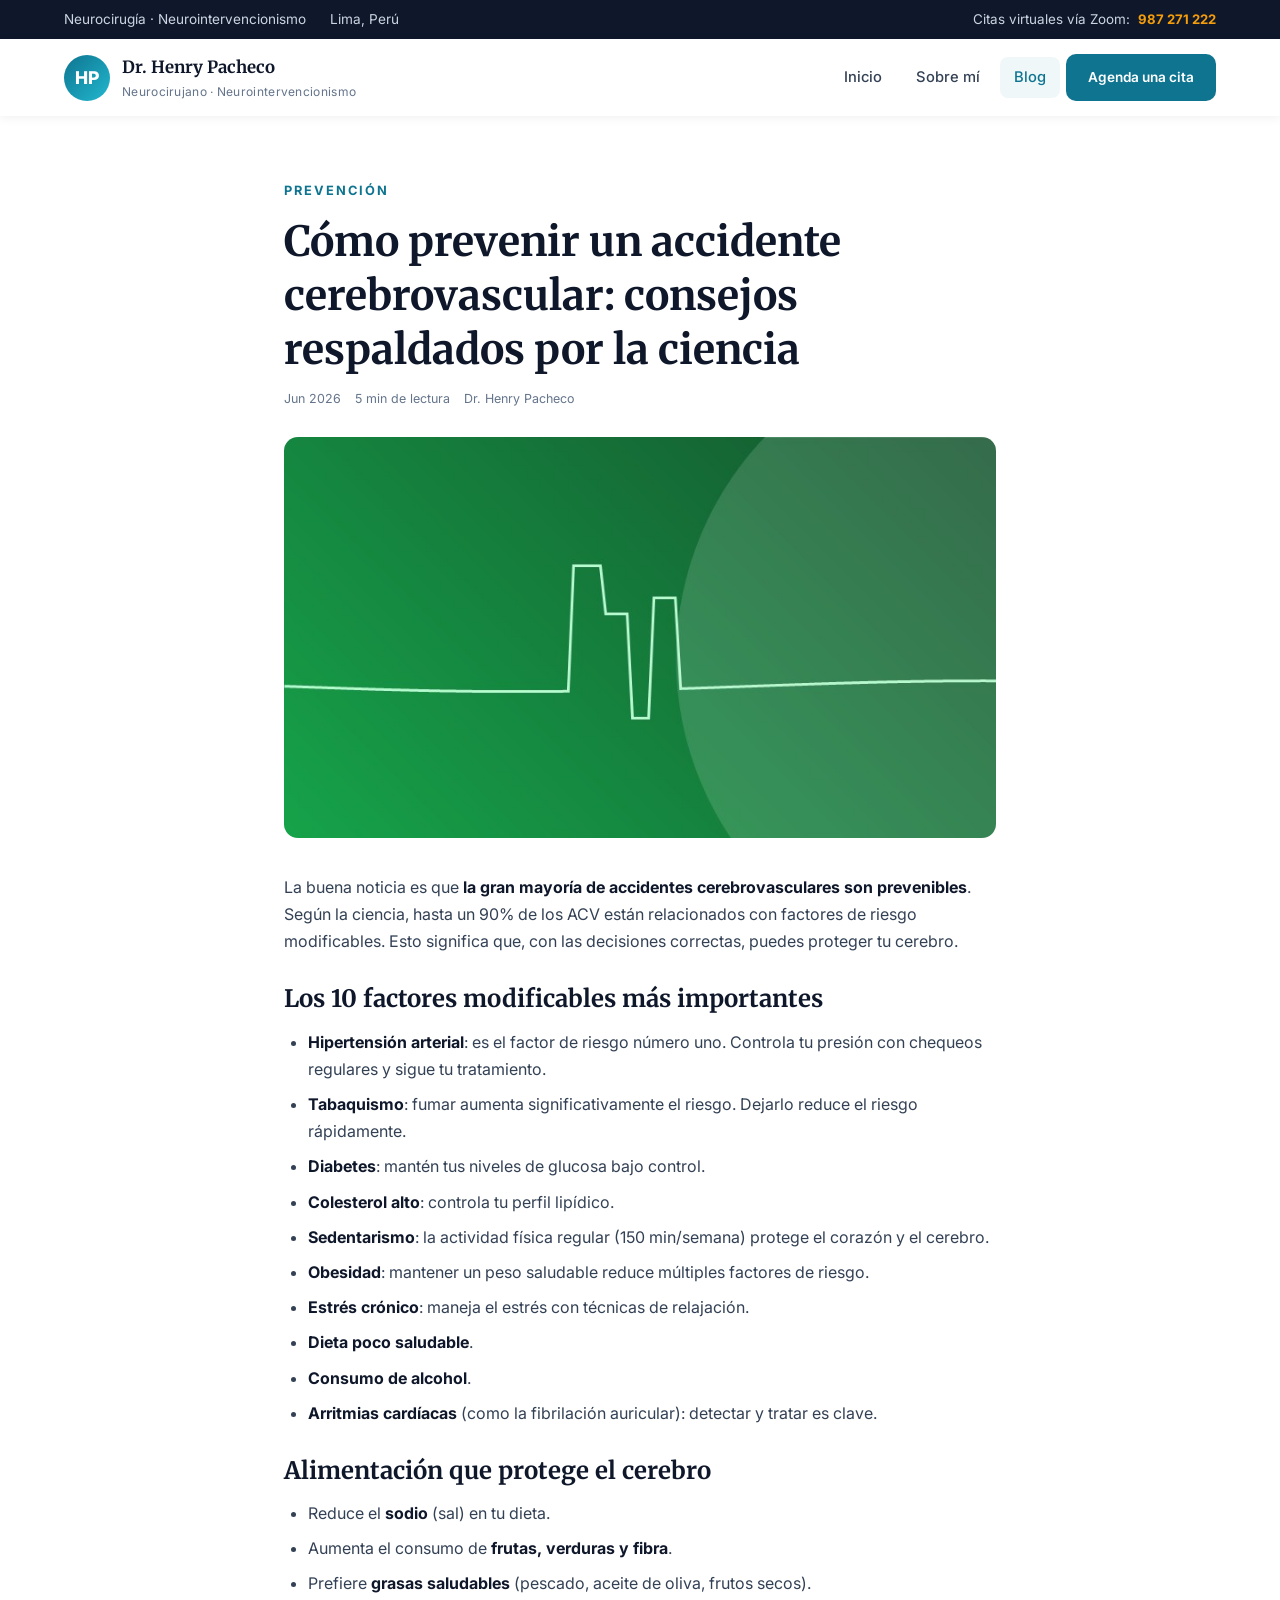
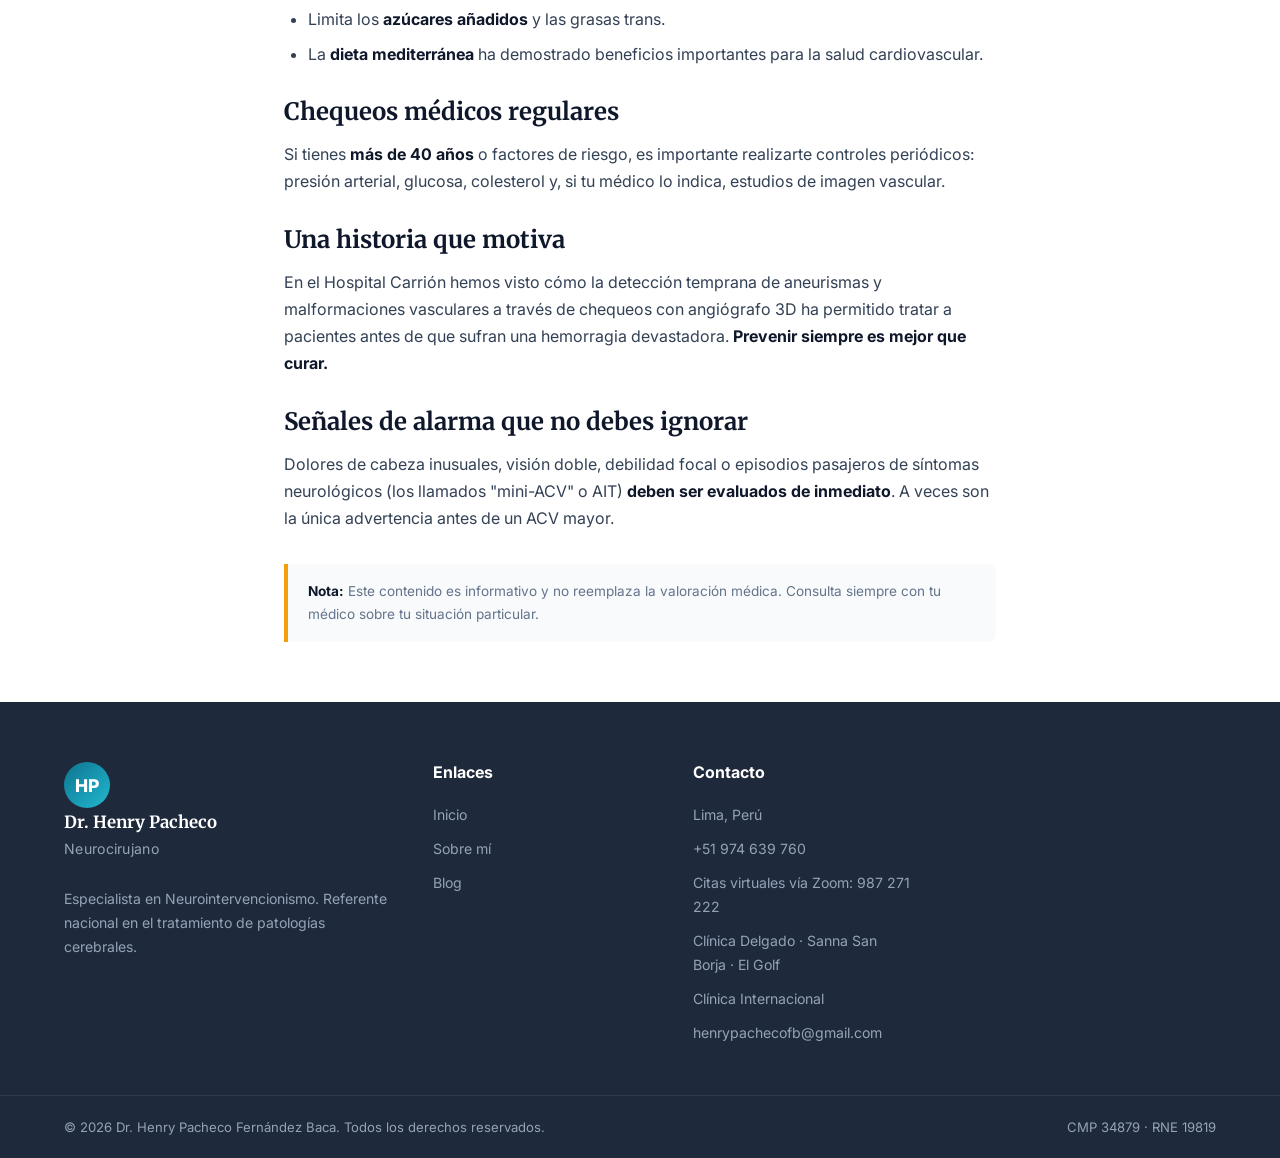
<file: blog/como-prevenir-accidente-cerebrovascular.html>
<!DOCTYPE html>
<html lang="es">
<head>
  <meta charset="UTF-8">
  <meta name="viewport" content="width=device-width, initial-scale=1.0">
  <title>Cómo prevenir un accidente cerebrovascular | Dr. Henry Pacheco</title>
  <link rel="preconnect" href="https://fonts.googleapis.com">
  <link rel="preconnect" href="https://fonts.gstatic.com" crossorigin>
  <link href="https://fonts.googleapis.com/css2?family=Inter:wght@300;400;500;600;700;800&family=Merriweather:wght@300;400;700&display=swap" rel="stylesheet">
  <link rel="stylesheet" href="../css/style.css?v=9">
</head>
<body>

  <div class="topbar">
    <div class="container topbar-inner">
      <div class="topbar-info">
        <span>Neurocirugía · Neurointervencionismo</span>
        <span>Lima, Perú</span>
      </div>
      <div class="topbar-social topbar-zoom"><span>Citas virtuales vía Zoom:</span><a href="tel:+51987271222">987&nbsp;271&nbsp;222</a></div>
    </div>
  </div>

  <header class="header">
    <div class="container header-inner">
      <a href="../index.html" class="logo">
        <div class="logo-icon">HP</div>
        <div class="logo-text">
          <strong>Dr. Henry Pacheco</strong>
          <span>Neurocirujano · Neurointervencionismo</span>
        </div>
      </a>
      <nav class="nav" id="nav">
        <a href="../index.html" class="nav-link">Inicio</a>
        <a href="../index.html#sobre-mi" class="nav-link">Sobre mí</a>
        <a href="../blog.html" class="nav-link active">Blog</a>
        <a href="../index.html#agenda" class="btn btn-primary nav-cta">Agenda una cita</a>
      </nav>
      <button type="button" class="hamburger" id="hamburger" aria-label="Menú">
        <span></span><span></span><span></span>
      </button>
    </div>
  </header>

  <section class="blog-article">
    <div class="container blog-article-content">
      <span class="section-tag">Prevención</span>
      <h1>Cómo prevenir un accidente cerebrovascular: consejos respaldados por la ciencia</h1>
      <div class="blog-meta"><span>Jun 2026</span><span>5 min de lectura</span><span>Dr. Henry Pacheco</span></div>
      <img src="../assets/images/prevenir-acv.jpg" alt="Prevención de ACV" class="portada" onerror="this.style.display='none'">

      <div class="blog-body">
        <p>La buena noticia es que <strong>la gran mayoría de accidentes cerebrovasculares son prevenibles</strong>. Según la ciencia, hasta un 90% de los ACV están relacionados con factores de riesgo modificables. Esto significa que, con las decisiones correctas, puedes proteger tu cerebro.</p>

        <h2>Los 10 factores modificables más importantes</h2>
        <ul>
          <li><strong>Hipertensión arterial</strong>: es el factor de riesgo número uno. Controla tu presión con chequeos regulares y sigue tu tratamiento.</li>
          <li><strong>Tabaquismo</strong>: fumar aumenta significativamente el riesgo. Dejarlo reduce el riesgo rápidamente.</li>
          <li><strong>Diabetes</strong>: mantén tus niveles de glucosa bajo control.</li>
          <li><strong>Colesterol alto</strong>: controla tu perfil lipídico.</li>
          <li><strong>Sedentarismo</strong>: la actividad física regular (150 min/semana) protege el corazón y el cerebro.</li>
          <li><strong>Obesidad</strong>: mantener un peso saludable reduce múltiples factores de riesgo.</li>
          <li><strong>Estrés crónico</strong>: maneja el estrés con técnicas de relajación.</li>
          <li><strong>Dieta poco saludable</strong>.</li>
          <li><strong>Consumo de alcohol</strong>.</li>
          <li><strong>Arritmias cardíacas</strong> (como la fibrilación auricular): detectar y tratar es clave.</li>
        </ul>

        <h2>Alimentación que protege el cerebro</h2>
        <ul>
          <li>Reduce el <strong>sodio</strong> (sal) en tu dieta.</li>
          <li>Aumenta el consumo de <strong>frutas, verduras y fibra</strong>.</li>
          <li>Prefiere <strong>grasas saludables</strong> (pescado, aceite de oliva, frutos secos).</li>
          <li>Limita los <strong>azúcares añadidos</strong> y las grasas trans.</li>
          <li>La <strong>dieta mediterránea</strong> ha demostrado beneficios importantes para la salud cardiovascular.</li>
        </ul>

        <h2>Chequeos médicos regulares</h2>
        <p>Si tienes <strong>más de 40 años</strong> o factores de riesgo, es importante realizarte controles periódicos: presión arterial, glucosa, colesterol y, si tu médico lo indica, estudios de imagen vascular.</p>

        <h2>Una historia que motiva</h2>
        <p>En el Hospital Carrión hemos visto cómo la detección temprana de aneurismas y malformaciones vasculares a través de chequeos con angiógrafo 3D ha permitido tratar a pacientes antes de que sufran una hemorragia devastadora. <strong>Prevenir siempre es mejor que curar.</strong></p>

        <h2>Señales de alarma que no debes ignorar</h2>
        <p>Dolores de cabeza inusuales, visión doble, debilidad focal o episodios pasajeros de síntomas neurológicos (los llamados "mini-ACV" o AIT) <strong>deben ser evaluados de inmediato</strong>. A veces son la única advertencia antes de un ACV mayor.</p>

        <div class="blog-disclaimer">
          <strong>Nota:</strong> Este contenido es informativo y no reemplaza la valoración médica. Consulta siempre con tu médico sobre tu situación particular.
        </div>
      </div>
    </div>
  </section>

  <footer class="footer">
    <div class="container footer-grid">
      <div class="footer-col footer-brand">
        <a href="../index.html" class="logo footer-logo">
          <div class="logo-icon">HP</div>
          <div class="logo-text">
            <strong>Dr. Henry Pacheco</strong>
            <span>Neurocirujano</span>
          </div>
        </a>
        <p>Especialista en Neurointervencionismo. Referente nacional en el tratamiento de patologías cerebrales.</p>
      </div>
      <div class="footer-col">
        <h4>Enlaces</h4>
        <a href="../index.html">Inicio</a>
        <a href="../index.html#sobre-mi">Sobre mí</a>
        <a href="../blog.html">Blog</a>
      </div>
      <div class="footer-col">
        <h4>Contacto</h4>
        <span>Lima, Perú</span>
        <span>+51 974 639 760</span>
        <span>Citas virtuales vía Zoom: 987 271 222</span>
        <span>Clínica Delgado · Sanna San Borja · El Golf</span>
        <span>Clínica Internacional</span>
        <span>henrypachecofb@gmail.com</span>
      </div>
    </div>
    <div class="footer-bottom">
      <div class="container">
        <p>© <span id="anio"></span> Dr. Henry Pacheco Fernández Baca. Todos los derechos reservados.</p>
        <p>CMP 34879 · RNE 19819</p>
      </div>
    </div>
  </footer>

  <script src="../js/main.js?v=5"></script>
</body>
</html>
</file>
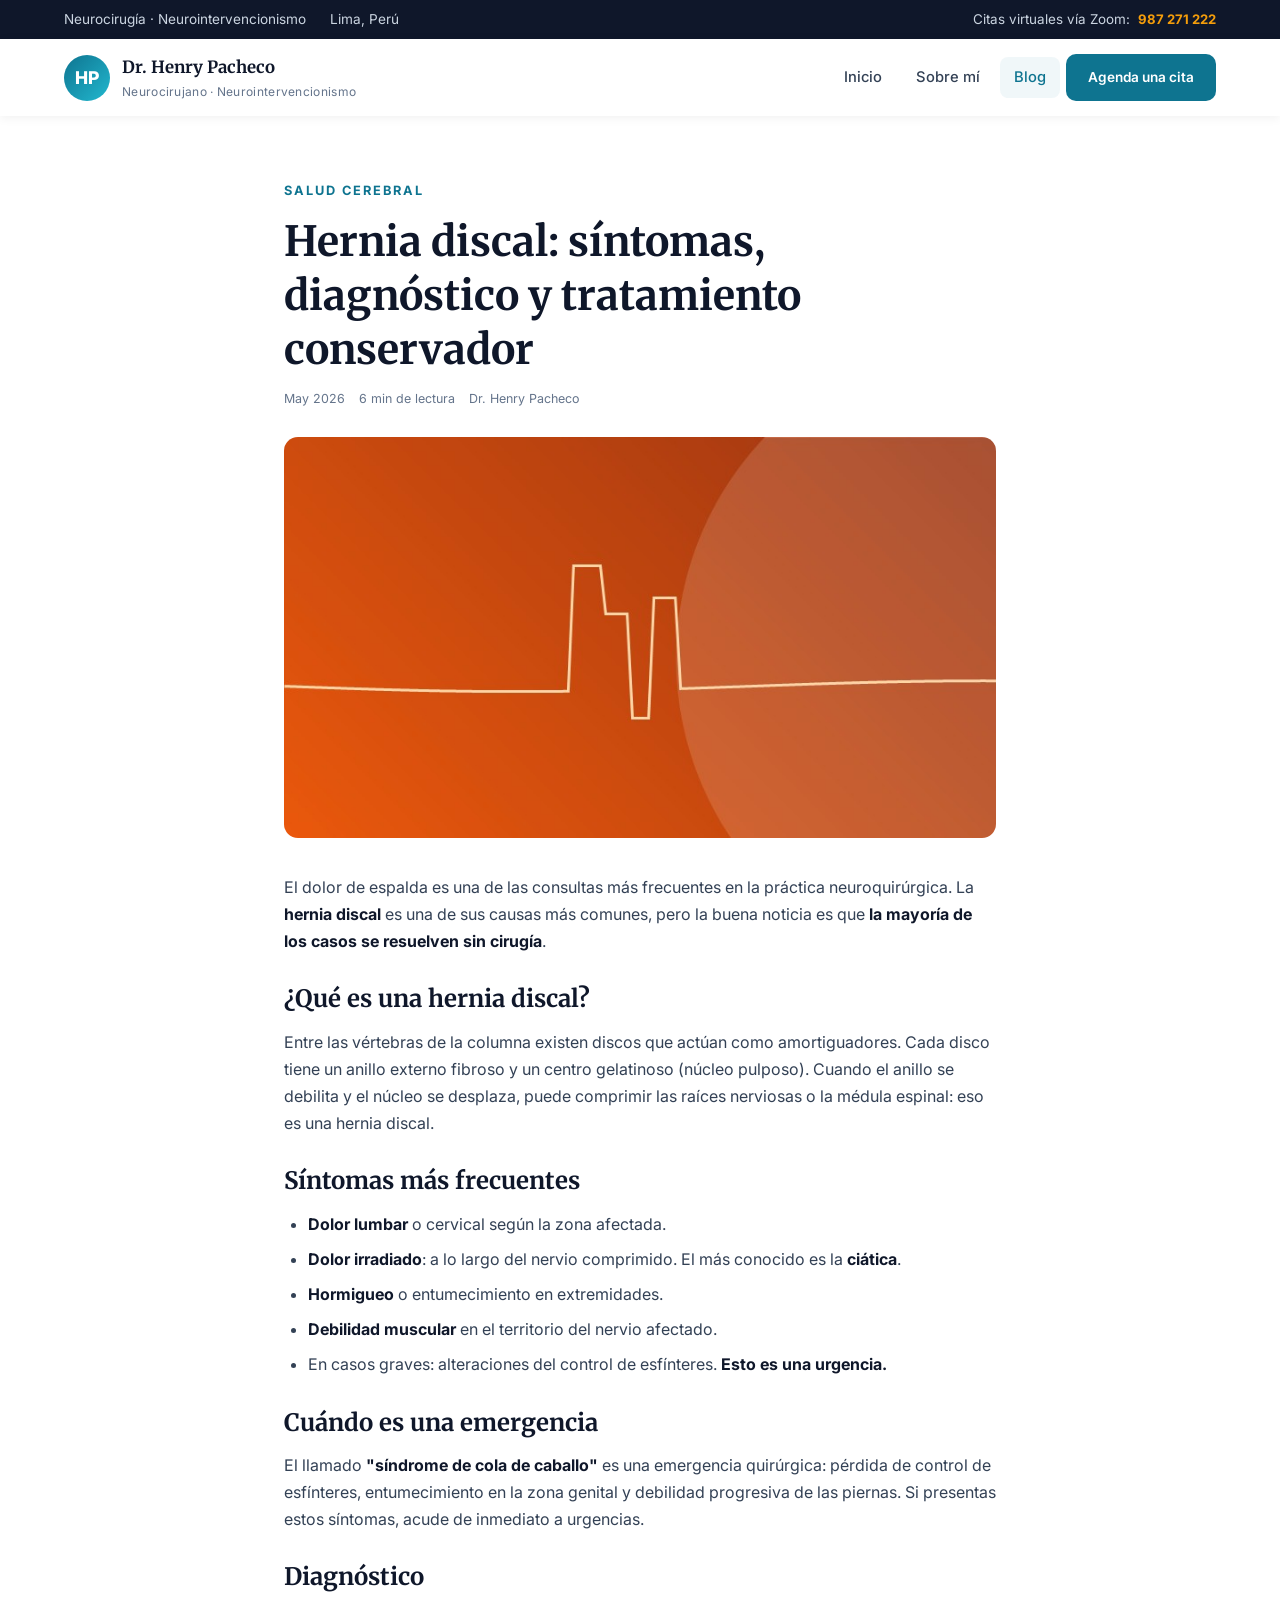
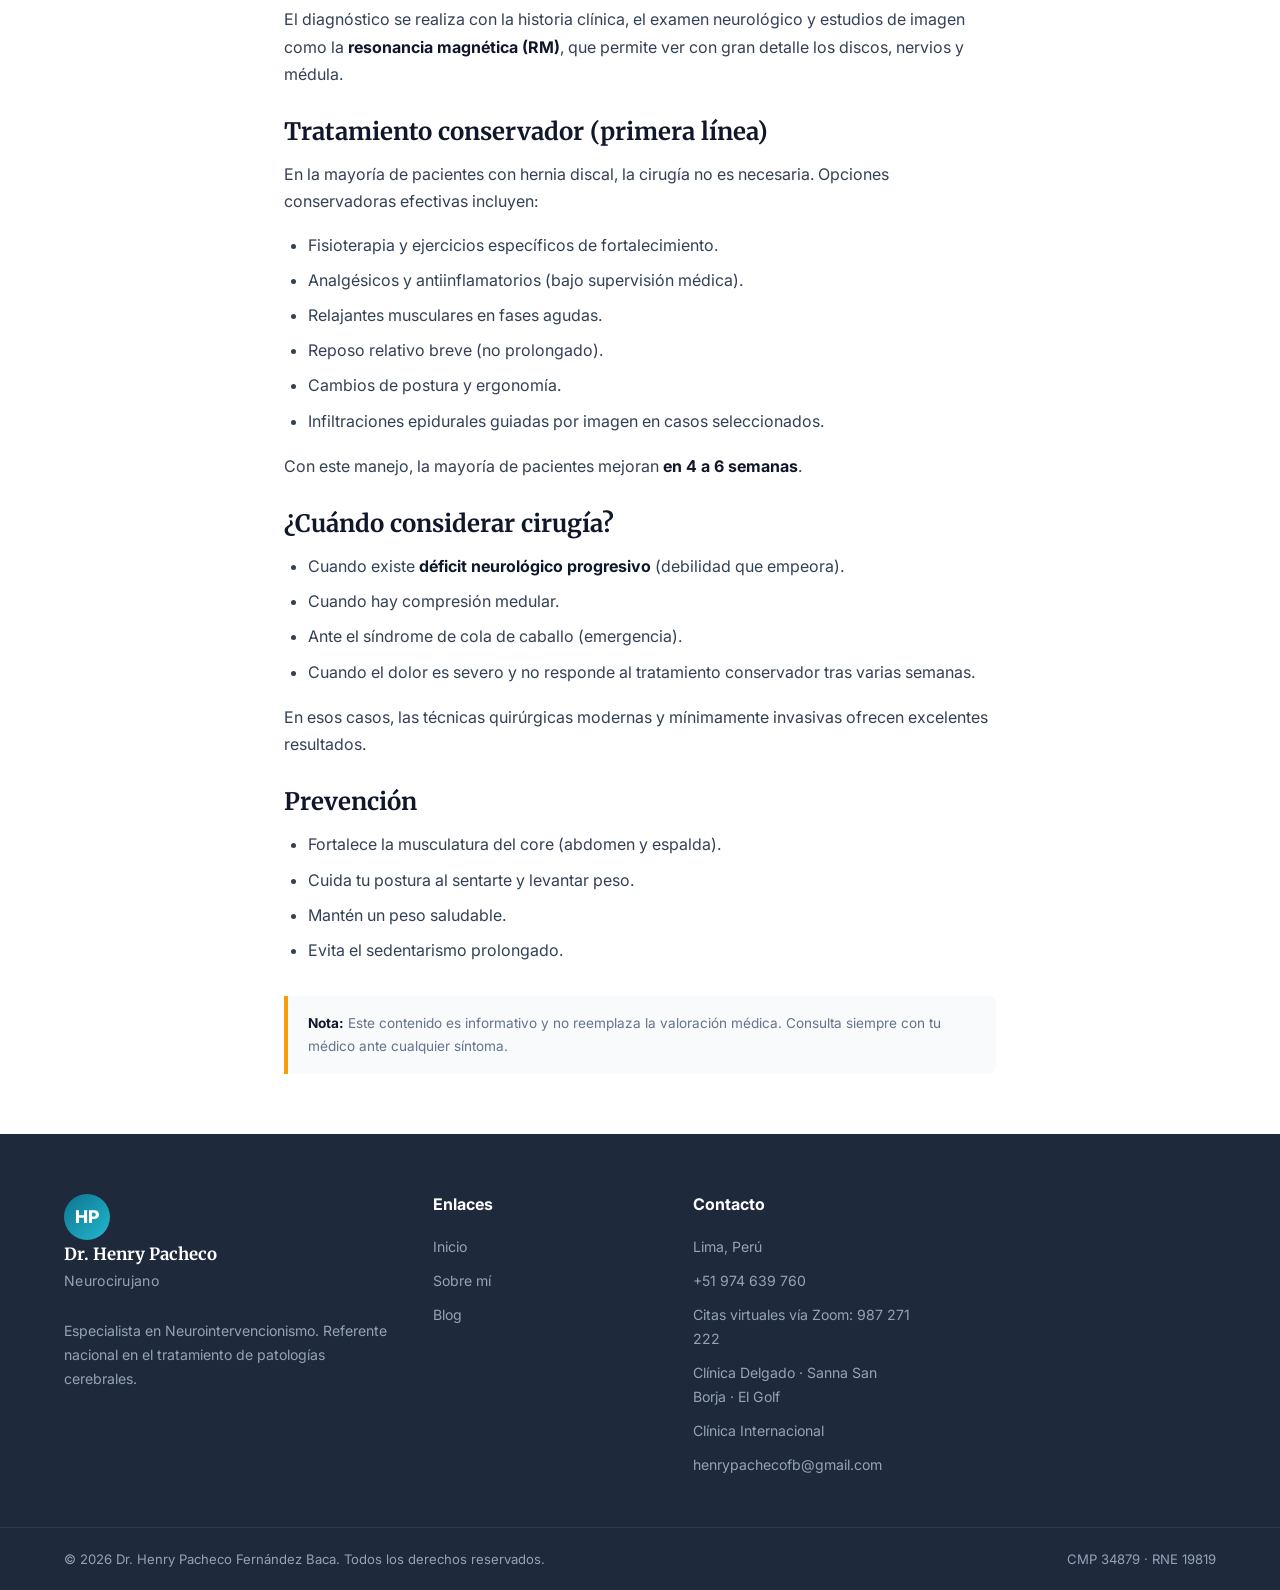
<file: blog/hernia-discal-columna.html>
<!DOCTYPE html>
<html lang="es">
<head>
  <meta charset="UTF-8">
  <meta name="viewport" content="width=device-width, initial-scale=1.0">
  <title>Hernia discal: síntomas, diagnóstico y tratamiento | Dr. Henry Pacheco</title>
  <link rel="preconnect" href="https://fonts.googleapis.com">
  <link rel="preconnect" href="https://fonts.gstatic.com" crossorigin>
  <link href="https://fonts.googleapis.com/css2?family=Inter:wght@300;400;500;600;700;800&family=Merriweather:wght@300;400;700&display=swap" rel="stylesheet">
  <link rel="stylesheet" href="../css/style.css?v=9">
</head>
<body>

  <div class="topbar">
    <div class="container topbar-inner">
      <div class="topbar-info">
        <span>Neurocirugía · Neurointervencionismo</span>
        <span>Lima, Perú</span>
      </div>
      <div class="topbar-social topbar-zoom"><span>Citas virtuales vía Zoom:</span><a href="tel:+51987271222">987&nbsp;271&nbsp;222</a></div>
    </div>
  </div>

  <header class="header">
    <div class="container header-inner">
      <a href="../index.html" class="logo">
        <div class="logo-icon">HP</div>
        <div class="logo-text">
          <strong>Dr. Henry Pacheco</strong>
          <span>Neurocirujano · Neurointervencionismo</span>
        </div>
      </a>
      <nav class="nav" id="nav">
        <a href="../index.html" class="nav-link">Inicio</a>
        <a href="../index.html#sobre-mi" class="nav-link">Sobre mí</a>
        <a href="../blog.html" class="nav-link active">Blog</a>
        <a href="../index.html#agenda" class="btn btn-primary nav-cta">Agenda una cita</a>
      </nav>
      <button type="button" class="hamburger" id="hamburger" aria-label="Menú">
        <span></span><span></span><span></span>
      </button>
    </div>
  </header>

  <section class="blog-article">
    <div class="container blog-article-content">
      <span class="section-tag">Salud cerebral</span>
      <h1>Hernia discal: síntomas, diagnóstico y tratamiento conservador</h1>
      <div class="blog-meta"><span>May 2026</span><span>6 min de lectura</span><span>Dr. Henry Pacheco</span></div>
      <img src="../assets/images/hernia-discal.jpg" alt="Hernia discal" class="portada" onerror="this.style.display='none'">

      <div class="blog-body">
        <p>El dolor de espalda es una de las consultas más frecuentes en la práctica neuroquirúrgica. La <strong>hernia discal</strong> es una de sus causas más comunes, pero la buena noticia es que <strong>la mayoría de los casos se resuelven sin cirugía</strong>.</p>

        <h2>¿Qué es una hernia discal?</h2>
        <p>Entre las vértebras de la columna existen discos que actúan como amortiguadores. Cada disco tiene un anillo externo fibroso y un centro gelatinoso (núcleo pulposo). Cuando el anillo se debilita y el núcleo se desplaza, puede comprimir las raíces nerviosas o la médula espinal: eso es una hernia discal.</p>

        <h2>Síntomas más frecuentes</h2>
        <ul>
          <li><strong>Dolor lumbar</strong> o cervical según la zona afectada.</li>
          <li><strong>Dolor irradiado</strong>: a lo largo del nervio comprimido. El más conocido es la <strong>ciática</strong>.</li>
          <li><strong>Hormigueo</strong> o entumecimiento en extremidades.</li>
          <li><strong>Debilidad muscular</strong> en el territorio del nervio afectado.</li>
          <li>En casos graves: alteraciones del control de esfínteres. <strong>Esto es una urgencia.</strong></li>
        </ul>

        <h2>Cuándo es una emergencia</h2>
        <p>El llamado <strong>"síndrome de cola de caballo"</strong> es una emergencia quirúrgica: pérdida de control de esfínteres, entumecimiento en la zona genital y debilidad progresiva de las piernas. Si presentas estos síntomas, acude de inmediato a urgencias.</p>

        <h2>Diagnóstico</h2>
        <p>El diagnóstico se realiza con la historia clínica, el examen neurológico y estudios de imagen como la <strong>resonancia magnética (RM)</strong>, que permite ver con gran detalle los discos, nervios y médula.</p>

        <h2>Tratamiento conservador (primera línea)</h2>
        <p>En la mayoría de pacientes con hernia discal, la cirugía no es necesaria. Opciones conservadoras efectivas incluyen:</p>
        <ul>
          <li>Fisioterapia y ejercicios específicos de fortalecimiento.</li>
          <li>Analgésicos y antiinflamatorios (bajo supervisión médica).</li>
          <li>Relajantes musculares en fases agudas.</li>
          <li>Reposo relativo breve (no prolongado).</li>
          <li>Cambios de postura y ergonomía.</li>
          <li>Infiltraciones epidurales guiadas por imagen en casos seleccionados.</li>
        </ul>
        <p>Con este manejo, la mayoría de pacientes mejoran <strong>en 4 a 6 semanas</strong>.</p>

        <h2>¿Cuándo considerar cirugía?</h2>
        <ul>
          <li>Cuando existe <strong>déficit neurológico progresivo</strong> (debilidad que empeora).</li>
          <li>Cuando hay compresión medular.</li>
          <li>Ante el síndrome de cola de caballo (emergencia).</li>
          <li>Cuando el dolor es severo y no responde al tratamiento conservador tras varias semanas.</li>
        </ul>
        <p>En esos casos, las técnicas quirúrgicas modernas y mínimamente invasivas ofrecen excelentes resultados.</p>

        <h2>Prevención</h2>
        <ul>
          <li>Fortalece la musculatura del core (abdomen y espalda).</li>
          <li>Cuida tu postura al sentarte y levantar peso.</li>
          <li>Mantén un peso saludable.</li>
          <li>Evita el sedentarismo prolongado.</li>
        </ul>

        <div class="blog-disclaimer">
          <strong>Nota:</strong> Este contenido es informativo y no reemplaza la valoración médica. Consulta siempre con tu médico ante cualquier síntoma.
        </div>
      </div>
    </div>
  </section>

  <footer class="footer">
    <div class="container footer-grid">
      <div class="footer-col footer-brand">
        <a href="../index.html" class="logo footer-logo">
          <div class="logo-icon">HP</div>
          <div class="logo-text">
            <strong>Dr. Henry Pacheco</strong>
            <span>Neurocirujano</span>
          </div>
        </a>
        <p>Especialista en Neurointervencionismo. Referente nacional en el tratamiento de patologías cerebrales.</p>
      </div>
      <div class="footer-col">
        <h4>Enlaces</h4>
        <a href="../index.html">Inicio</a>
        <a href="../index.html#sobre-mi">Sobre mí</a>
        <a href="../blog.html">Blog</a>
      </div>
      <div class="footer-col">
        <h4>Contacto</h4>
        <span>Lima, Perú</span>
        <span>+51 974 639 760</span>
        <span>Citas virtuales vía Zoom: 987 271 222</span>
        <span>Clínica Delgado · Sanna San Borja · El Golf</span>
        <span>Clínica Internacional</span>
        <span>henrypachecofb@gmail.com</span>
      </div>
    </div>
    <div class="footer-bottom">
      <div class="container">
        <p>© <span id="anio"></span> Dr. Henry Pacheco Fernández Baca. Todos los derechos reservados.</p>
        <p>CMP 34879 · RNE 19819</p>
      </div>
    </div>
  </footer>

  <script src="../js/main.js?v=5"></script>
</body>
</html>
</file>
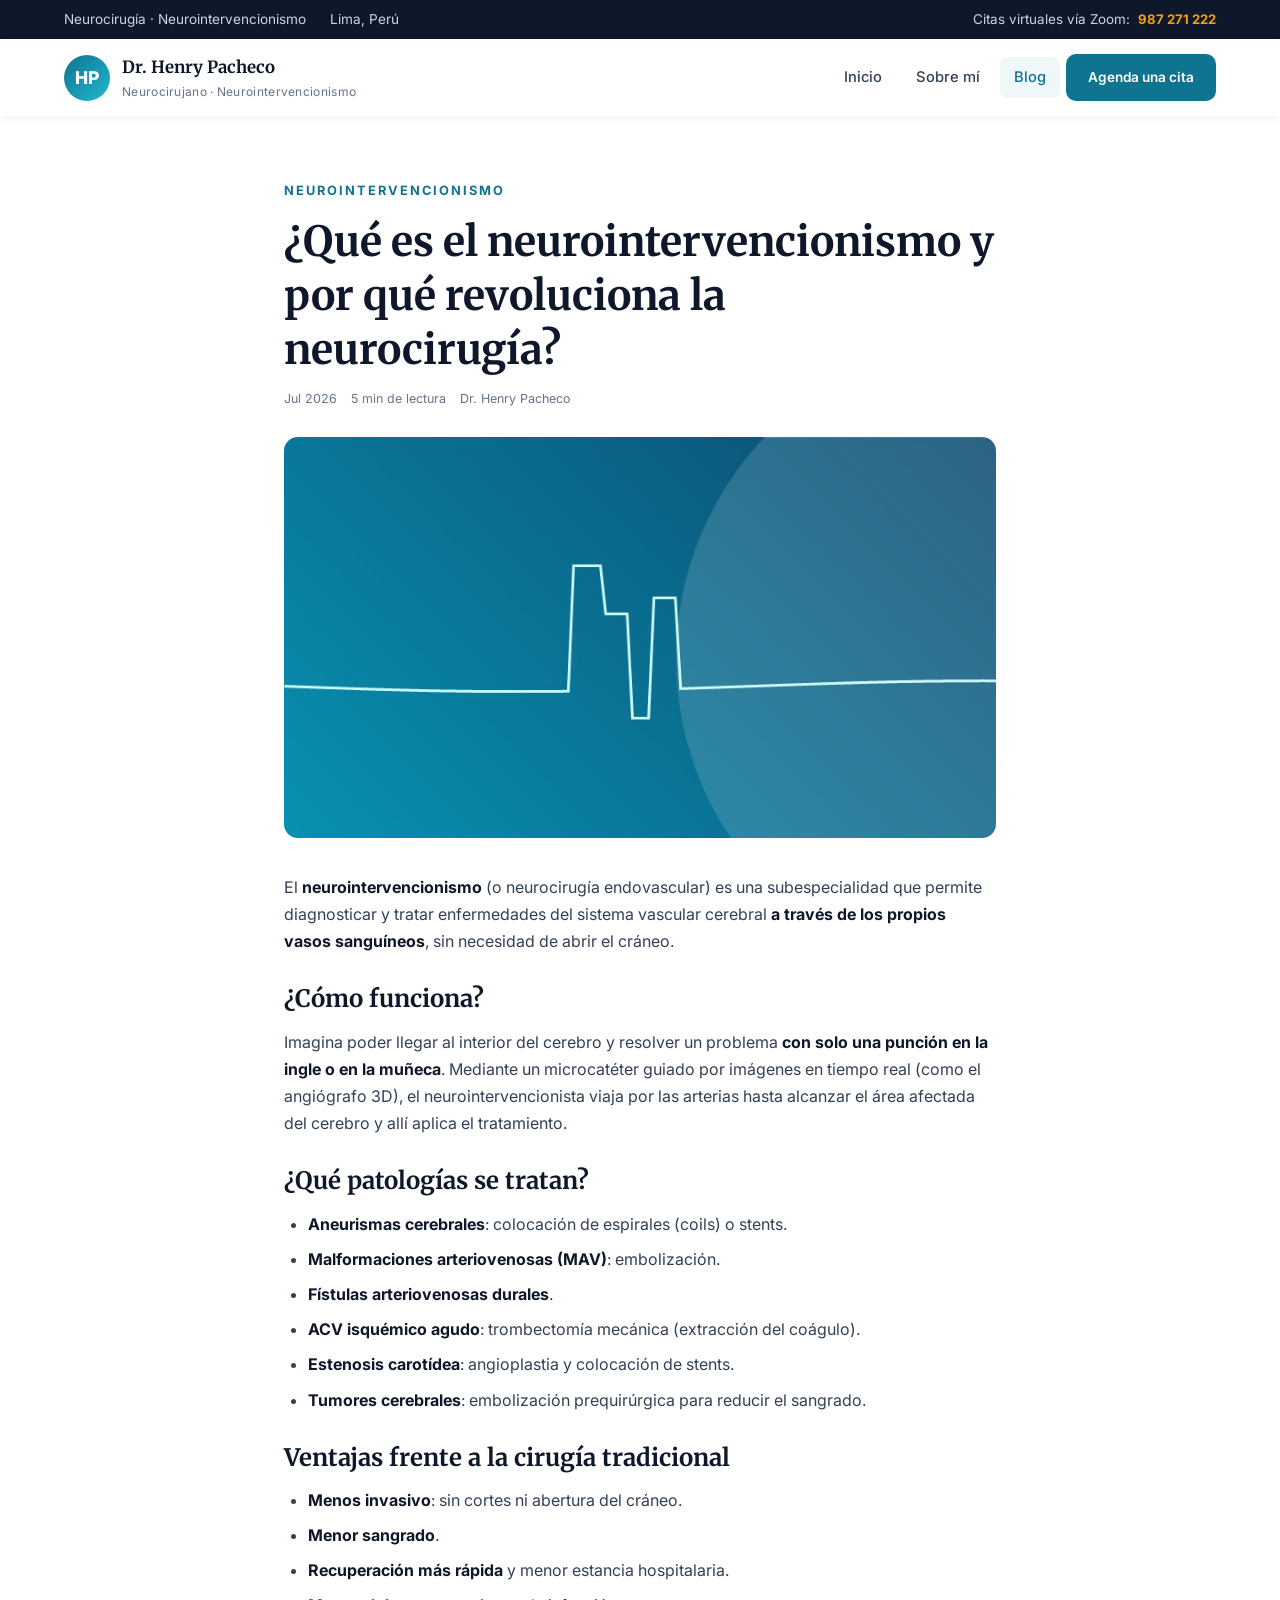
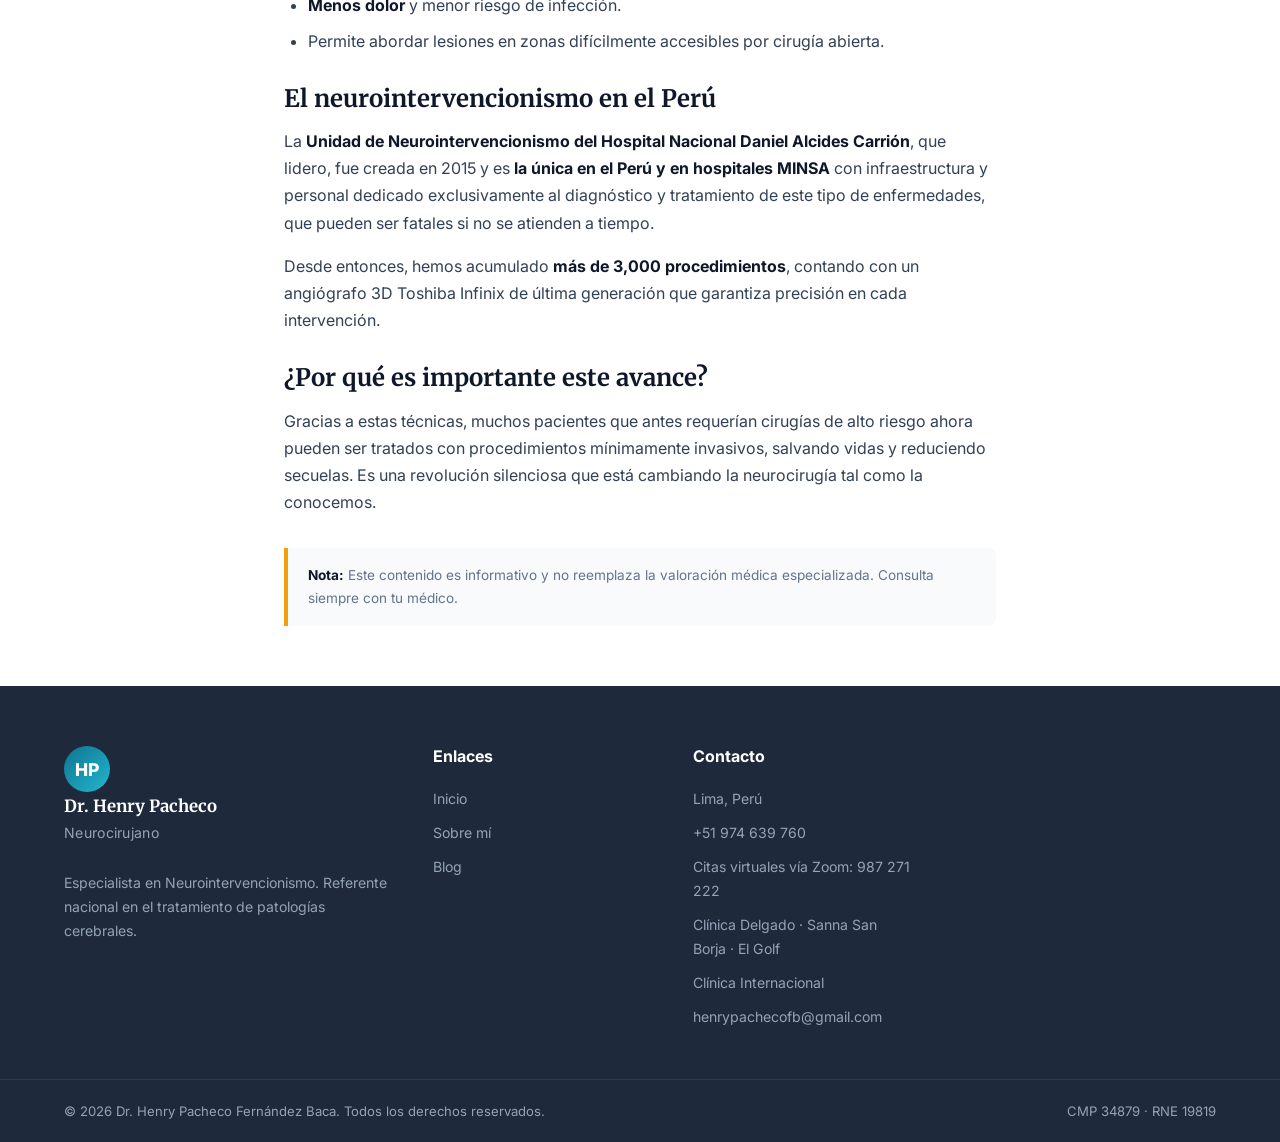
<file: blog/que-es-neurointervencionismo.html>
<!DOCTYPE html>
<html lang="es">
<head>
  <meta charset="UTF-8">
  <meta name="viewport" content="width=device-width, initial-scale=1.0">
  <title>¿Qué es el neurointervencionismo? | Dr. Henry Pacheco</title>
  <link rel="preconnect" href="https://fonts.googleapis.com">
  <link rel="preconnect" href="https://fonts.gstatic.com" crossorigin>
  <link href="https://fonts.googleapis.com/css2?family=Inter:wght@300;400;500;600;700;800&family=Merriweather:wght@300;400;700&display=swap" rel="stylesheet">
  <link rel="stylesheet" href="../css/style.css?v=9">
</head>
<body>

  <div class="topbar">
    <div class="container topbar-inner">
      <div class="topbar-info">
        <span>Neurocirugía · Neurointervencionismo</span>
        <span>Lima, Perú</span>
      </div>
      <div class="topbar-social topbar-zoom"><span>Citas virtuales vía Zoom:</span><a href="tel:+51987271222">987&nbsp;271&nbsp;222</a></div>
    </div>
  </div>

  <header class="header">
    <div class="container header-inner">
      <a href="../index.html" class="logo">
        <div class="logo-icon">HP</div>
        <div class="logo-text">
          <strong>Dr. Henry Pacheco</strong>
          <span>Neurocirujano · Neurointervencionismo</span>
        </div>
      </a>
      <nav class="nav" id="nav">
        <a href="../index.html" class="nav-link">Inicio</a>
        <a href="../index.html#sobre-mi" class="nav-link">Sobre mí</a>
        <a href="../blog.html" class="nav-link active">Blog</a>
        <a href="../index.html#agenda" class="btn btn-primary nav-cta">Agenda una cita</a>
      </nav>
      <button type="button" class="hamburger" id="hamburger" aria-label="Menú">
        <span></span><span></span><span></span>
      </button>
    </div>
  </header>

  <section class="blog-article">
    <div class="container blog-article-content">
      <span class="section-tag">Neurointervencionismo</span>
      <h1>¿Qué es el neurointervencionismo y por qué revoluciona la neurocirugía?</h1>
      <div class="blog-meta"><span>Jul 2026</span><span>5 min de lectura</span><span>Dr. Henry Pacheco</span></div>
      <img src="../assets/images/neurointervencionismo.jpg" alt="Neurointervencionismo" class="portada" onerror="this.style.display='none'">

      <div class="blog-body">
        <p>El <strong>neurointervencionismo</strong> (o neurocirugía endovascular) es una subespecialidad que permite diagnosticar y tratar enfermedades del sistema vascular cerebral <strong>a través de los propios vasos sanguíneos</strong>, sin necesidad de abrir el cráneo.</p>

        <h2>¿Cómo funciona?</h2>
        <p>Imagina poder llegar al interior del cerebro y resolver un problema <strong>con solo una punción en la ingle o en la muñeca</strong>. Mediante un microcatéter guiado por imágenes en tiempo real (como el angiógrafo 3D), el neurointervencionista viaja por las arterias hasta alcanzar el área afectada del cerebro y allí aplica el tratamiento.</p>

        <h2>¿Qué patologías se tratan?</h2>
        <ul>
          <li><strong>Aneurismas cerebrales</strong>: colocación de espirales (coils) o stents.</li>
          <li><strong>Malformaciones arteriovenosas (MAV)</strong>: embolización.</li>
          <li><strong>Fístulas arteriovenosas durales</strong>.</li>
          <li><strong>ACV isquémico agudo</strong>: trombectomía mecánica (extracción del coágulo).</li>
          <li><strong>Estenosis carotídea</strong>: angioplastia y colocación de stents.</li>
          <li><strong>Tumores cerebrales</strong>: embolización prequirúrgica para reducir el sangrado.</li>
        </ul>

        <h2>Ventajas frente a la cirugía tradicional</h2>
        <ul>
          <li><strong>Menos invasivo</strong>: sin cortes ni abertura del cráneo.</li>
          <li><strong>Menor sangrado</strong>.</li>
          <li><strong>Recuperación más rápida</strong> y menor estancia hospitalaria.</li>
          <li><strong>Menos dolor</strong> y menor riesgo de infección.</li>
          <li>Permite abordar lesiones en zonas difícilmente accesibles por cirugía abierta.</li>
        </ul>

        <h2>El neurointervencionismo en el Perú</h2>
        <p>La <strong>Unidad de Neurointervencionismo del Hospital Nacional Daniel Alcides Carrión</strong>, que lidero, fue creada en 2015 y es <strong>la única en el Perú y en hospitales MINSA</strong> con infraestructura y personal dedicado exclusivamente al diagnóstico y tratamiento de este tipo de enfermedades, que pueden ser fatales si no se atienden a tiempo.</p>
        <p>Desde entonces, hemos acumulado <strong>más de 3,000 procedimientos</strong>, contando con un angiógrafo 3D Toshiba Infinix de última generación que garantiza precisión en cada intervención.</p>

        <h2>¿Por qué es importante este avance?</h2>
        <p>Gracias a estas técnicas, muchos pacientes que antes requerían cirugías de alto riesgo ahora pueden ser tratados con procedimientos mínimamente invasivos, salvando vidas y reduciendo secuelas. Es una revolución silenciosa que está cambiando la neurocirugía tal como la conocemos.</p>

        <div class="blog-disclaimer">
          <strong>Nota:</strong> Este contenido es informativo y no reemplaza la valoración médica especializada. Consulta siempre con tu médico.
        </div>
      </div>
    </div>
  </section>

  <footer class="footer">
    <div class="container footer-grid">
      <div class="footer-col footer-brand">
        <a href="../index.html" class="logo footer-logo">
          <div class="logo-icon">HP</div>
          <div class="logo-text">
            <strong>Dr. Henry Pacheco</strong>
            <span>Neurocirujano</span>
          </div>
        </a>
        <p>Especialista en Neurointervencionismo. Referente nacional en el tratamiento de patologías cerebrales.</p>
      </div>
      <div class="footer-col">
        <h4>Enlaces</h4>
        <a href="../index.html">Inicio</a>
        <a href="../index.html#sobre-mi">Sobre mí</a>
        <a href="../blog.html">Blog</a>
      </div>
      <div class="footer-col">
        <h4>Contacto</h4>
        <span>Lima, Perú</span>
        <span>+51 974 639 760</span>
        <span>Citas virtuales vía Zoom: 987 271 222</span>
        <span>Clínica Delgado · Sanna San Borja · El Golf</span>
        <span>Clínica Internacional</span>
        <span>henrypachecofb@gmail.com</span>
      </div>
    </div>
    <div class="footer-bottom">
      <div class="container">
        <p>© <span id="anio"></span> Dr. Henry Pacheco Fernández Baca. Todos los derechos reservados.</p>
        <p>CMP 34879 · RNE 19819</p>
      </div>
    </div>
  </footer>

  <script src="../js/main.js?v=5"></script>
</body>
</html>
</file>
<file: css/style.css>
:root {
  --primary: #0e7490;
  --primary-dark: #0b5a70;
  --primary-light: #22b8cf;
  --accent: #f59e0b;
  --accent-dark: #d97706;
  --dark: #0f172a;
  --dark-2: #1e293b;
  --dark-3: #334155;
  --text: #334155;
  --text-light: #64748b;
  --bg: #ffffff;
  --bg-alt: #f8fafc;
  --bg-dark: #0f172a;
  --border: #e2e8f0;
  --shadow: 0 10px 30px rgba(2, 6, 23, 0.08);
  --shadow-lg: 0 20px 40px rgba(2, 6, 23, 0.15);
  --radius: 14px;
  --transition: all 0.3s ease;
}

* {
  margin: 0;
  padding: 0;
  box-sizing: border-box;
}

html {
  scroll-behavior: smooth;
}

body {
  font-family: 'Inter', sans-serif;
  color: var(--text);
  line-height: 1.7;
  background: var(--bg);
  overflow-x: hidden;
}

h1, h2, h3, h4 {
  font-family: 'Merriweather', serif;
  color: var(--dark);
  line-height: 1.3;
}

section[id] {
  scroll-margin-top: 84px;
}

.container {
  max-width: 1200px;
  margin: 0 auto;
  padding: 0 24px;
}

/* === TOP BAR === */
.topbar {
  background: var(--dark);
  color: #cbd5e1;
  font-size: 0.85rem;
  padding: 8px 0;
}
.topbar-inner {
  display: flex;
  justify-content: space-between;
  align-items: center;
  gap: 16px;
  flex-wrap: wrap;
}
.topbar-info {
  display: flex;
  gap: 24px;
  align-items: center;
}
.topbar-info span {
  display: inline-flex;
  align-items: center;
  gap: 6px;
}
.topbar-link {
  color: #cbd5e1;
  text-decoration: none;
  display: inline-flex;
  align-items: center;
  gap: 6px;
  transition: var(--transition);
}
.topbar-link:hover {
  color: var(--accent);
}
.topbar-social {
  display: flex;
  gap: 16px;
}
.topbar-zoom {
  align-items: center;
  gap: 8px;
  font-size: 0.84rem;
}
.topbar-zoom span {
  color: #cbd5e1;
}
.topbar-zoom a {
  color: var(--accent);
  font-weight: 700;
}
.topbar-social a {
  color: #cbd5e1;
  text-decoration: none;
  font-size: 0.82rem;
  transition: var(--transition);
}
.topbar-social.topbar-zoom a {
  color: var(--accent);
  font-weight: 700;
}
.topbar-social a:hover {
  color: var(--accent);
}

/* === HEADER === */
.header {
  background: var(--bg);
  position: sticky;
  top: 0;
  z-index: 1000;
  box-shadow: 0 2px 10px rgba(2, 6, 23, 0.06);
}
.header-inner {
  display: flex;
  justify-content: space-between;
  align-items: center;
  padding-top: 14px;
  padding-bottom: 14px;
}
.logo {
  display: flex;
  align-items: center;
  gap: 12px;
  text-decoration: none;
}
.logo-icon {
  width: 46px;
  height: 46px;
  background: linear-gradient(135deg, var(--primary), var(--primary-light));
  border-radius: 50%;
  display: flex;
  align-items: center;
  justify-content: center;
  color: #fff;
  font-weight: 800;
  font-size: 1.1rem;
}
.logo-text {
  display: flex;
  flex-direction: column;
}
.logo-text strong {
  color: var(--dark);
  font-size: 1.05rem;
  font-family: 'Merriweather', serif;
}
.logo-text span {
  font-size: 0.75rem;
  color: var(--text-light);
  letter-spacing: 0.3px;
}
.nav {
  display: flex;
  align-items: center;
  gap: 6px;
}
.nav-link {
  text-decoration: none;
  color: var(--text);
  font-size: 0.92rem;
  font-weight: 500;
  padding: 8px 14px;
  border-radius: 8px;
  transition: var(--transition);
}
.nav-link:hover, .nav-link.active {
  color: var(--primary);
  background: rgba(14, 116, 144, 0.06);
}
.hamburger {
  display: none;
  flex-direction: column;
  gap: 5px;
  background: none;
  border: none;
  cursor: pointer;
  padding: 6px;
}
.hamburger span {
  width: 26px;
  height: 3px;
  background: var(--dark);
  border-radius: 3px;
  transition: var(--transition);
}

/* === BUTTONS === */
.btn {
  display: inline-block;
  padding: 12px 26px;
  border-radius: 10px;
  font-weight: 600;
  font-size: 0.92rem;
  text-decoration: none;
  cursor: pointer;
  border: 2px solid transparent;
  transition: var(--transition);
  font-family: 'Inter', sans-serif;
  text-align: center;
}
.btn-primary {
  background: var(--primary);
  color: #fff;
}
.btn-primary:hover {
  background: var(--primary-dark);
  transform: translateY(-2px);
  box-shadow: var(--shadow);
}
.btn-outline {
  background: transparent;
  color: var(--primary);
  border-color: var(--primary);
}
.btn-outline:hover {
  background: var(--primary);
  color: #fff;
}
.btn-full {
  width: 100%;
}
.nav-cta {
  padding: 10px 20px;
  font-size: 0.85rem;
}

/* === HERO === */
.hero {
  position: relative;
  min-height: calc(100vh - 72px);
  display: flex;
  align-items: center;
  background: linear-gradient(120deg, #071428 0%, #0a354a 58%, #0e7490 100%);
  color: #fff;
  padding: 110px 0 90px;
  overflow: hidden;
}
.hero::before {
  content: "";
  position: absolute;
  inset: 0;
  z-index: 0;
  background:
    radial-gradient(1200px 480px at 85% -10%, rgba(34, 184, 207, 0.28), transparent 60%),
    radial-gradient(800px 400px at 0% 110%, rgba(245, 158, 11, 0.12), transparent 55%);
  pointer-events: none;
}
.hero-portrait {
  position: absolute;
  z-index: 1;
  top: 0;
  right: 0;
  bottom: 0;
  width: min(62vw, 1100px);
  overflow: hidden;
  pointer-events: none;
  -webkit-mask-image: linear-gradient(90deg, transparent 0%, #000 18%, #000 100%);
  mask-image: linear-gradient(90deg, transparent 0%, #000 18%, #000 100%);
}
.hero-portrait img {
  display: block;
  width: 100%;
  height: 100%;
  object-fit: cover;
  object-position: 70% center;
}
.hero-portrait::after {
  content: "";
  position: absolute;
  inset: 0;
  background:
    linear-gradient(90deg, #071428 0%, rgba(7, 20, 40, 0.98) 8%, rgba(8, 38, 56, 0.82) 27%, rgba(8, 47, 66, 0.22) 48%, transparent 62%),
    linear-gradient(270deg, rgba(10, 53, 74, 0.38) 0%, transparent 10%),
    linear-gradient(0deg, #092d42 0%, rgba(9, 45, 66, 0.72) 8%, transparent 22%),
    linear-gradient(180deg, rgba(7, 20, 40, 0.2) 0%, transparent 14%);
}
.hero-layout {
  position: relative;
  z-index: 2;
  width: 100%;
}
.hero-content {
  max-width: 800px;
}
.hero-badge {
  display: inline-flex;
  align-items: center;
  gap: 10px;
  background: rgba(245, 158, 11, 0.12);
  border: 1px solid rgba(245, 158, 11, 0.45);
  color: #fcd34d;
  font-size: 0.78rem;
  font-weight: 600;
  padding: 9px 18px;
  border-radius: 24px;
  letter-spacing: 0.4px;
  margin-bottom: 28px;
}
.hero-badge::before {
  content: "";
  width: 8px;
  height: 8px;
  border-radius: 50%;
  background: #f59e0b;
  box-shadow: 0 0 0 4px rgba(245, 158, 11, 0.22);
}
.hero-title {
  font-size: clamp(2.4rem, 5.2vw, 3.9rem);
  color: #fff;
  margin-bottom: 12px;
  font-weight: 800;
  line-height: 1.12;
}
.hero-title-prefix {
  display: block;
  color: #bae6fd;
  font-size: 0.42em;
  font-family: 'Inter', sans-serif;
  font-weight: 700;
  letter-spacing: 0.16em;
  margin-bottom: 8px;
  text-transform: uppercase;
}
.hero-lastname {
  display: block;
  color: var(--primary-light);
  font-weight: 700;
}
.hero-subtitle {
  font-size: clamp(1.05rem, 2vw, 1.35rem);
  color: #e0f2fe;
  font-weight: 500;
  letter-spacing: 0.2px;
  margin-bottom: 10px;
}
.hero-line {
  display: inline-flex;
  align-items: center;
  gap: 10px;
  color: #bae6fd;
  font-size: 0.9rem;
  margin-bottom: 22px;
}
.hero-line::before {
  content: "";
  width: 34px;
  height: 2px;
  background: var(--accent);
  border-radius: 2px;
}
.hero-desc {
  font-size: 1.05rem;
  color: #d6eaf8;
  margin-bottom: 34px;
  max-width: 640px;
  line-height: 1.75;
}
.hero-actions {
  display: flex;
  gap: 14px;
  flex-wrap: wrap;
  margin-bottom: 52px;
}
.hero-actions .btn {
  padding: 14px 30px;
  font-size: 0.95rem;
}
.hero-actions .btn-outline {
  color: #fff;
  border-color: rgba(255, 255, 255, 0.55);
}
.hero-actions .btn-outline:hover {
  background: rgba(255, 255, 255, 0.12);
  border-color: #fff;
}
.hero-stats {
  display: grid;
  list-style: none;
  grid-template-columns: repeat(3, minmax(0, 1fr));
  gap: 18px;
  padding-top: 30px;
  border-top: 1px solid rgba(255, 255, 255, 0.16);
  max-width: 680px;
}
.stat {
  display: flex;
  flex-direction: column;
  padding: 14px 18px;
  border-radius: 12px;
  background: rgba(255, 255, 255, 0.06);
  border: 1px solid rgba(255, 255, 255, 0.12);
}
.stat strong {
  font-size: 2rem;
  color: #fff;
  font-family: 'Merriweather', serif;
  line-height: 1.2;
}
.stat span {
  color: #bae6fd;
  font-size: 0.84rem;
  margin-top: 2px;
}

/* === SECTION === */
.section {
  padding: 90px 0;
}
.section-dark {
  background: var(--dark);
}
.section-accent {
  background: linear-gradient(135deg, var(--primary-dark), var(--primary));
}
.section-head {
  margin-bottom: 50px;
}
.section-head.center {
  text-align: center;
}
.section-head.center .section-sub {
  margin-right: auto;
  margin-left: auto;
  text-align: center;
}
.section-tag {
  display: inline-block;
  color: var(--primary);
  font-weight: 700;
  font-size: 0.8rem;
  letter-spacing: 2px;
  text-transform: uppercase;
  margin-bottom: 12px;
}
.section-tag.light {
  color: var(--primary-light);
}
.section-title {
  font-size: clamp(1.7rem, 3vw, 2.5rem);
  margin-bottom: 16px;
}
.section-title.light {
  color: #fff;
}
.section-sub {
  color: var(--text-light);
  font-size: 1.05rem;
  max-width: 720px;
}
.section-sub.light {
  color: #cbd5e1;
}
.highlight-text {
  color: var(--primary);
}

/* === SOBRE MÍ === */
.sobre-grid {
  display: grid;
  grid-template-columns: 1fr 1.2fr;
  gap: 64px;
  align-items: center;
}
.sobre-imagen {
  position: relative;
}
.foto-marco {
  position: relative;
  border-radius: 20px;
  overflow: hidden;
  border: 6px solid #fff;
  outline: 1px solid var(--border);
  box-shadow: 0 20px 50px rgba(2, 6, 23, 0.18);
}
.foto-marco img {
  width: 100%;
  display: block;
  aspect-ratio: 1/1;
  object-fit: cover;
  background: linear-gradient(160deg, #e8f6fa, #d5eef2);
}
.foto-credito {
  position: absolute;
  bottom: 10px;
  left: 10px;
  right: 10px;
  background: rgba(7, 20, 40, 0.82);
  backdrop-filter: blur(4px);
  color: #fff;
  font-size: 0.8rem;
  padding: 8px 14px;
  border-radius: 8px;
  text-align: center;
}
.foto-badge {
  position: absolute;
  top: 26px;
  background: var(--accent);
  color: var(--dark);
  font-size: 0.72rem;
  font-weight: 700;
  letter-spacing: 0.5px;
  padding: 8px 14px;
  border-radius: 20px;
  box-shadow: 0 6px 18px rgba(245, 158, 11, 0.35);
  white-space: nowrap;
}
.foto-badge br {
  display: none;
}
.foto-exp {
  position: absolute;
  z-index: 2;
  top: 16px;
  right: 16px;
  background: linear-gradient(135deg, var(--primary), var(--primary-dark));
  color: #fff;
  border: 2px solid #fff;
  border-radius: 8px;
  padding: 5px 8px;
  text-align: center;
  box-shadow: 0 4px 12px rgba(2, 6, 23, 0.2);
}
.foto-exp strong {
  display: block;
  font-size: 0.9rem;
  font-family: 'Merriweather', serif;
  line-height: 1.1;
}
.foto-exp span {
  display: block;
  font-size: 0.48rem;
  letter-spacing: 0.2px;
  line-height: 1.2;
  opacity: 0.9;
}
.sobre-texto p {
  margin-bottom: 18px;
  font-size: 1rem;
  line-height: 1.8;
}
.acreditaciones {
  display: grid;
  grid-template-columns: repeat(3, 1fr);
  gap: 16px;
  margin: 28px 0 36px;
}
.acred-item {
  background: var(--bg-alt);
  border: 1px solid var(--border);
  border-radius: 10px;
  padding: 14px;
  text-align: center;
}
.acred-label {
  display: block;
  font-size: 0.72rem;
  color: var(--text-light);
  letter-spacing: 1px;
  text-transform: uppercase;
  margin-bottom: 4px;
}
.acred-item strong {
  color: var(--dark);
  font-size: 0.95rem;
}

/* === ESPECIALIDADES === */
.section-patologias {
  background:
    radial-gradient(900px 400px at 100% -10%, rgba(14, 116, 144, 0.08), transparent 60%),
    #eef3f8;
}
.especialidades-grid {
  display: grid;
  grid-template-columns: repeat(3, 1fr);
  gap: 24px;
}
.card {
  position: relative;
  background: var(--card-bg);
  border-radius: var(--radius);
  border: 1px solid var(--border);
  padding: 34px 30px;
  overflow: hidden;
  min-height: 390px;
  box-shadow: 0 4px 14px rgba(2, 6, 23, 0.06);
  transition: var(--transition);
}
.card::after {
  content: "";
  position: absolute;
  z-index: 1;
  right: 0;
  bottom: 0;
  left: 0;
  height: 58%;
  background: linear-gradient(to bottom, var(--card-bg) 0%, transparent 62%);
  pointer-events: none;
}
.card > *:not(.card-medical-img) {
  position: relative;
  z-index: 2;
}
.card:hover {
  transform: translateY(-6px);
  box-shadow: var(--shadow-lg);
  border-color: var(--tab);
}
.c-aneurisma { --tab: #dc2626; --card-bg: #fff1f2; }
.c-acv { --tab: #7c3aed; --card-bg: #f4efff; }
.c-mav { --tab: #0e7490; --card-bg: #e6f9fd; }
.c-tumor { --tab: #d97706; --card-bg: #fff5e6; }
.c-columna { --tab: #0d9488; --card-bg: #e9fbf8; }
.c-angio { --tab: #4f46e5; --card-bg: #eaeefd; }
.card h3 {
  color: var(--dark);
  font-size: 1.15rem;
  margin-bottom: 10px;
}
.card p {
  color: var(--text-light);
  font-size: 0.92rem;
  position: relative;
  z-index: 2;
}
.card-medical-img {
  position: absolute;
  z-index: 0;
  right: 0;
  bottom: 0;
  left: 0;
  width: 100%;
  height: 48%;
  object-fit: cover;
  object-position: center;
  opacity: 0.82;
  transition: transform 0.5s ease, opacity 0.3s ease;
}
.card:hover .card-medical-img {
  transform: scale(1.04);
  opacity: 0.95;
}

/* === SEDES === */
.sedes-grid {
  display: grid;
  grid-template-columns: repeat(3, 1fr);
  gap: 24px;
}
.sede-card {
  background: var(--bg-alt);
  border: 1px solid var(--border);
  border-radius: var(--radius);
  padding: 32px 28px;
  display: flex;
  flex-direction: column;
  position: relative;
  transition: var(--transition);
}
.sede-card-institucion {
  min-height: 500px;
  padding-bottom: 210px;
  isolation: isolate;
  overflow: hidden;
}
.sede-card-institucion::before {
  content: "";
  position: absolute;
  z-index: -2;
  right: 0;
  bottom: 0;
  left: 0;
  height: 190px;
  background-image: var(--sede-image);
  background-position: var(--sede-position, center);
  background-size: cover;
  transform: scale(1.01);
  transform-origin: center;
  transition: transform 0.5s ease, filter 0.35s ease;
}
.sede-card-institucion::after {
  content: "";
  position: absolute;
  z-index: -1;
  right: 0;
  bottom: 0;
  left: 0;
  height: 225px;
  background: linear-gradient(to bottom, var(--bg-alt) 4%, rgba(248, 250, 252, 0.88) 22%, rgba(248, 250, 252, 0.18) 68%, rgba(248, 250, 252, 0.04) 100%);
  pointer-events: none;
}
.sede-card-institucion:hover::before {
  filter: saturate(1.08) contrast(1.03);
  transform: scale(1.06);
}
.sede-card-institucion .sede-top {
  justify-content: flex-end;
  margin-bottom: 12px;
}
.sede-delgado {
  --sede-image: url('../assets/images/sede-clinica-delgado.jpg');
  --sede-position: center 48%;
}
.sede-san-borja {
  --sede-image: url('../assets/images/sede-sanna-san-borja.avif');
  --sede-position: center 38%;
}
.sede-el-golf {
  --sede-image: url('../assets/images/sede-sanna-el-golf.jpg');
  --sede-position: center 48%;
}
.sede-internacional {
  --sede-image: url('../assets/images/sede-clinica-internacional.jpg');
  --sede-position: center 42%;
}
.sede-carrion {
  --sede-image: url('../assets/images/sede-hospital-carrion.jpg');
  --sede-position: center 45%;
}
.sede-card:hover {
  box-shadow: var(--shadow);
  transform: translateY(-4px);
}
.sede-top {
  display: flex;
  justify-content: space-between;
  align-items: center;
  margin-bottom: 20px;
}
.sede-flag {
  background: rgba(14, 116, 144, 0.1);
  color: var(--primary);
  font-size: 0.72rem;
  font-weight: 700;
  padding: 5px 12px;
  border-radius: 20px;
  letter-spacing: 0.5px;
}
.sede-card h3 {
  font-size: 1.2rem;
  margin-bottom: 6px;
}
.sede-card h3 a {
  color: inherit;
  text-decoration-color: transparent;
  text-underline-offset: 4px;
  transition: color 0.25s ease, text-decoration-color 0.25s ease;
}
.sede-card h3 a:hover,
.sede-card h3 a:focus-visible {
  color: var(--primary);
  text-decoration-color: currentColor;
}
.sede-card > p {
  color: var(--text-light);
  font-size: 0.92rem;
  margin-bottom: 18px;
}
.sede-info {
  list-style: none;
  margin-bottom: 22px;
  flex-grow: 1;
}
.sede-info li {
  color: var(--text);
  font-size: 0.92rem;
  margin-bottom: 8px;
}
.sede-note {
  color: var(--text-light);
  font-size: 0.82rem !important;
  border-top: 1px solid var(--border);
  padding-top: 12px;
  font-style: italic;
}
.sede-card-contact {
  background: linear-gradient(160deg, var(--primary), var(--primary-dark));
  border: none;
}
.sede-card-contact h3,
.sede-card-contact p {
  color: #fff;
}
.sede-card-contact .sede-info li {
  color: #e0f2fe;
}
.sede-card-contact .sede-flag {
  background: rgba(255, 255, 255, 0.18);
  color: #fff;
}
.sede-card .btn {
  align-self: flex-start;
}

/* === LOGROS === */
.logros-grid {
  display: grid;
  grid-template-columns: repeat(4, 1fr);
  gap: 24px;
}
.logro-item {
  background: rgba(255, 255, 255, 0.1);
  border: 1px solid rgba(255, 255, 255, 0.2);
  border-radius: var(--radius);
  padding: 28px 24px;
  transition: var(--transition);
}
.logro-item:hover {
  background: rgba(255, 255, 255, 0.16);
}
.logro-item h4 {
  color: #fff;
  font-size: 1.05rem;
  margin-bottom: 10px;
}
.logro-item p {
  color: #e0f2fe;
  font-size: 0.88rem;
}

/* === MEDIOS === */
.section-media {
  background: var(--bg-alt);
}
.media-video-grid {
  display: grid;
  grid-template-columns: repeat(3, minmax(0, 1fr));
  gap: 24px;
}
.media-card {
  overflow: hidden;
  background: #fff;
  border: 1px solid var(--border);
  border-radius: var(--radius);
  box-shadow: 0 6px 20px rgba(2, 6, 23, 0.06);
  transition: var(--transition);
}
.media-card:hover {
  transform: translateY(-4px);
  box-shadow: var(--shadow-lg);
}
.media-video {
  aspect-ratio: 16 / 9;
  background: var(--dark);
}
.media-video iframe {
  display: block;
  width: 100%;
  height: 100%;
  border: 0;
}
.media-card-body {
  padding: 24px;
}
.media-source {
  display: block;
  margin-bottom: 10px;
  color: var(--primary);
  font-size: 0.72rem;
  font-weight: 700;
  letter-spacing: 0.7px;
  text-transform: uppercase;
}
.media-card h3 {
  min-height: 3.1em;
  margin-bottom: 10px;
  font-size: 1.05rem;
}
.media-card p {
  min-height: 6em;
  margin-bottom: 18px;
  color: var(--text-light);
  font-size: 0.88rem;
}
.media-card a {
  color: var(--primary);
  font-size: 0.84rem;
  font-weight: 700;
  text-underline-offset: 4px;
}
/* === TESTIMONIOS === */
.testimonios-grid {
  display: grid;
  grid-template-columns: repeat(2, 1fr);
  gap: 24px;
}
.testimonio {
  background: var(--bg-alt);
  border: 1px solid var(--border);
  border-radius: var(--radius);
  padding: 36px 32px;
  display: flex;
  flex-direction: column;
}
.stars {
  color: var(--accent);
  font-size: 1.2rem;
  margin-bottom: 16px;
}
.testimonio .texto {
  font-style: italic;
  color: var(--text);
  margin-bottom: 24px;
  flex-grow: 1;
}
.autor {
  border-top: 1px solid var(--border);
  padding-top: 16px;
}
.autor strong {
  display: block;
  color: var(--dark);
}
.autor span {
  color: var(--text-light);
  font-size: 0.85rem;
}
.testimonios-actions {
  text-align: center;
  margin-top: 36px;
}
.testimonios-actions p {
  max-width: 650px;
  margin: 14px auto 0;
  color: var(--text-light);
  font-size: 0.86rem;
}
.form-row {
  display: grid;
  grid-template-columns: 1fr 1fr;
  gap: 16px;
}
.form-group small {
  display: block;
  color: var(--text-light);
  font-size: 0.74rem;
  margin-top: 5px;
}
.form-check {
  display: flex;
  align-items: flex-start;
  gap: 10px;
  color: var(--text);
  font-size: 0.8rem;
  line-height: 1.5;
  margin: 20px 0;
  cursor: pointer;
}
.form-check input {
  margin-top: 4px;
  accent-color: var(--primary);
}

/* === PÁGINA DE TESTIMONIOS === */
.experiencias-layout {
  display: grid;
  grid-template-columns: minmax(0, 1fr) minmax(380px, 0.9fr);
  gap: 48px;
  align-items: start;
}
.testimonios-list {
  display: grid;
  gap: 22px;
}
.testimonios-admin-notice {
  margin: 0 0 18px;
  padding: 12px 14px;
  color: #854d0e;
  background: #fefce8;
  border: 1px solid #fde047;
  border-radius: 8px;
  font-size: 0.84rem;
}
.testimonio-delete {
  align-self: flex-start;
  margin-top: 18px;
  padding: 8px 12px;
  color: #991b1b;
  background: #fff;
  border: 1px solid #fecaca;
  border-radius: 7px;
  font: inherit;
  font-size: 0.78rem;
  font-weight: 700;
  cursor: pointer;
}
.testimonio-delete:hover {
  color: #fff;
  background: #b91c1c;
  border-color: #b91c1c;
}
.experiencia-panel {
  position: sticky;
  top: 108px;
}
.experiencia-form h2 {
  margin-bottom: 10px;
  font-size: 1.55rem;
}
.experiencia-intro {
  margin-bottom: 24px;
  color: var(--text-light);
  font-size: 0.9rem;
}
.experiencia-form textarea {
  resize: vertical;
}
.form-privacy {
  margin: -6px 0 18px;
  color: var(--text-light);
  font-size: 0.75rem;
}
.form-status {
  display: none;
  margin-bottom: 18px;
  padding: 12px 14px;
  border-radius: 8px;
  font-size: 0.86rem;
}
.form-status.is-success {
  display: block;
  color: #065f46;
  background: #ecfdf5;
  border: 1px solid #6ee7b7;
}
.form-status.is-error {
  display: block;
  color: #991b1b;
  background: #fef2f2;
  border: 1px solid #fecaca;
}
.form-honey {
  position: absolute;
  left: -9999px;
}

/* === ADMINISTRACIÓN === */
.admin-page {
  min-height: calc(100vh - 82px);
  background: var(--bg-light);
}
.admin-login {
  max-width: 520px;
  margin: 0 auto;
}
.admin-login h1 {
  margin: 8px 0 10px;
  font-size: 2rem;
}
.admin-login p {
  margin-bottom: 24px;
  color: var(--text-light);
}
.admin-heading {
  display: flex;
  align-items: center;
  justify-content: space-between;
  gap: 24px;
  margin-bottom: 24px;
}
.admin-heading h1 {
  margin-top: 8px;
}

/* === AGENDA === */
.section-agenda {
  background: linear-gradient(135deg, var(--dark), #133a4d);
}
.agenda-grid {
  display: grid;
  grid-template-columns: 1fr 1fr;
  gap: 60px;
  align-items: start;
}
.contacto-info {
  margin-top: 28px;
}
.contacto-item {
  padding: 0 0 16px;
  margin-bottom: 16px;
  border-bottom: 1px solid rgba(255, 255, 255, 0.12);
}
.contacto-item strong {
  display: block;
  color: #fff;
}
.contacto-item span {
  color: #bae6fd;
  font-size: 0.88rem;
}
.contacto-link {
  color: #bae6fd;
  text-decoration: underline;
}
.form {
  background: var(--bg);
  border-radius: var(--radius);
  padding: 40px;
  box-shadow: var(--shadow-lg);
}
.form h3 {
  margin-bottom: 28px;
  font-size: 1.4rem;
}
.form-group {
  margin-bottom: 18px;
}
.form-group label {
  display: block;
  font-size: 0.85rem;
  font-weight: 600;
  color: var(--dark);
  margin-bottom: 6px;
}
.form-group input,
.form-group select,
.form-group textarea {
  width: 100%;
  padding: 12px 14px;
  border: 1px solid var(--border);
  border-radius: 8px;
  font-family: 'Inter', sans-serif;
  font-size: 0.92rem;
  color: var(--text);
  transition: var(--transition);
  background: var(--bg-alt);
}
.form-group input:focus,
.form-group select:focus,
.form-group textarea:focus {
  outline: none;
  border-color: var(--primary);
  background: #fff;
  box-shadow: 0 0 0 3px rgba(14, 116, 144, 0.12);
}
.form-note {
  font-size: 0.78rem;
  color: var(--text-light);
  text-align: center;
  margin-top: 14px;
}
.form-ok {
  background: #ecfdf5;
  border: 1px solid #6ee7b7;
  color: #065f46;
  padding: 12px;
  border-radius: 8px;
  font-size: 0.9rem;
  margin-bottom: 16px;
  display: none;
}

/* === NEWSLETTER === */
.newsletter {
  background: var(--accent);
  padding: 50px 0;
}
.newsletter-inner {
  display: flex;
  justify-content: space-between;
  align-items: center;
  gap: 32px;
  flex-wrap: wrap;
}
.newsletter h3 {
  color: var(--dark);
  font-size: 1.4rem;
  margin-bottom: 6px;
}
.newsletter p {
  color: rgba(15, 23, 42, 0.8);
  font-size: 0.95rem;
}
.newsletter-form {
  display: flex;
  gap: 10px;
  flex-wrap: wrap;
}
.newsletter-form input {
  padding: 12px 16px;
  border: none;
  border-radius: 10px;
  width: 280px;
  font-family: 'Inter', sans-serif;
  font-size: 0.92rem;
}
.newsletter-form .btn {
  background: var(--dark);
}
.newsletter-form .btn:hover {
  background: #1e293b;
}

/* === FOOTER === */
.footer {
  background: var(--dark-2);
  color: #cbd5e1;
  padding-top: 60px;
}
.footer-grid {
  display: grid;
  grid-template-columns: 1.5fr 1fr 1fr 1.2fr;
  gap: 40px;
  padding-bottom: 40px;
}
.footer-brand p {
  font-size: 0.88rem;
  color: #94a3b8;
  margin-top: 16px;
}
.footer-logo .logo-text strong {
  color: #fff;
}
.footer-logo .logo-text span {
  color: #94a3b8;
}
.footer-col h4 {
  color: #fff;
  font-size: 1rem;
  margin-bottom: 20px;
  font-family: 'Inter', sans-serif;
}
.footer-col a {
  display: block;
  color: #94a3b8;
  text-decoration: none;
  font-size: 0.88rem;
  margin-bottom: 10px;
  transition: var(--transition);
}
.footer-col a:hover {
  color: var(--primary-light);
}
.footer-col span {
  display: block;
  color: #94a3b8;
  font-size: 0.88rem;
  margin-bottom: 10px;
}
.footer-bottom {
  border-top: 1px solid rgba(255, 255, 255, 0.08);
  padding: 20px 0;
}
.footer-bottom .container {
  display: flex;
  justify-content: space-between;
  align-items: center;
  flex-wrap: wrap;
  gap: 8px;
}
.footer-bottom p {
  font-size: 0.82rem;
  color: #94a3b8;
}

/* === WHATSAPP FLOAT === */
.whatsapp-float {
  position: fixed;
  bottom: 24px;
  right: 24px;
  z-index: 999;
}
.whatsapp-float a {
  display: block;
  background: #25d366;
  color: #fff;
  font-weight: 700;
  font-size: 0.82rem;
  padding: 10px 16px;
  border-radius: 40px;
  text-decoration: none;
  box-shadow: 0 6px 20px rgba(37, 211, 102, 0.4);
  transition: var(--transition);
}
.whatsapp-float a:hover {
  transform: scale(1.05);
}

/* === BLOG === */
.blog-hero {
  background: linear-gradient(135deg, var(--dark), var(--primary-dark));
  color: #fff;
  padding: 90px 0 60px;
  text-align: center;
}
.blog-hero h1 {
  color: #fff;
  font-size: clamp(1.8rem, 4vw, 2.8rem);
  margin-bottom: 12px;
}
.blog-hero p {
  color: #bae6fd;
  max-width: 640px;
  margin: 0 auto;
}
.blog-section {
  padding: 60px 0;
}
.blog-grid {
  display: grid;
  grid-template-columns: repeat(3, 1fr);
  gap: 28px;
}
.blog-card {
  background: var(--bg);
  border: 1px solid var(--border);
  border-radius: var(--radius);
  overflow: hidden;
  display: flex;
  flex-direction: column;
  transition: var(--transition);
}
.blog-card:hover {
  transform: translateY(-6px);
  box-shadow: var(--shadow-lg);
}
.blog-card-img {
  height: 200px;
  background: linear-gradient(135deg, var(--primary), var(--primary-light));
  position: relative;
}
.blog-card-img img {
  width: 100%;
  height: 100%;
  object-fit: cover;
}
.blog-cat {
  position: absolute;
  top: 12px;
  left: 12px;
  background: var(--accent);
  color: var(--dark);
  font-size: 0.72rem;
  font-weight: 700;
  padding: 5px 12px;
  border-radius: 20px;
  text-transform: uppercase;
  letter-spacing: 0.5px;
}
.blog-card-body {
  padding: 24px;
  display: flex;
  flex-direction: column;
  flex-grow: 1;
}
.blog-meta {
  display: flex;
  gap: 14px;
  font-size: 0.78rem;
  color: var(--text-light);
  margin-bottom: 10px;
}
.blog-card h3 {
  font-size: 1.1rem;
  margin-bottom: 10px;
}
.blog-card h3 a {
  color: var(--dark);
  text-decoration: none;
  transition: var(--transition);
}
.blog-card h3 a:hover {
  color: var(--primary);
}
.blog-card p {
  font-size: 0.9rem;
  color: var(--text-light);
  margin-bottom: 18px;
  flex-grow: 1;
}
.blog-more {
  color: var(--primary);
  font-weight: 600;
  font-size: 0.88rem;
  text-decoration: none;
  display: inline-flex;
  align-items: center;
  gap: 6px;
}
.blog-more:hover {
  color: var(--primary-dark);
}
.blog-article {
  padding: 60px 0;
}
.blog-article-content {
  max-width: 760px;
  margin: 0 auto;
}
.blog-article-content h1 {
  font-size: clamp(1.8rem, 4vw, 2.6rem);
  margin-bottom: 12px;
}
.blog-article-content .blog-meta {
  margin-bottom: 28px;
}
.blog-article-content .portada {
  width: 100%;
  border-radius: var(--radius);
  margin-bottom: 28px;
}
.blog-body h2 {
  font-size: 1.5rem;
  margin: 28px 0 14px;
}
.blog-body h3 {
  font-size: 1.2rem;
  margin: 22px 0 10px;
}
.blog-body p {
  margin-bottom: 16px;
}
.blog-body ul {
  margin: 0 0 18px 24px;
}
.blog-body li {
  margin-bottom: 8px;
}
.blog-body strong {
  color: var(--dark);
}
.blog-disclaimer {
  background: var(--bg-alt);
  border-left: 4px solid var(--accent);
  padding: 16px 20px;
  margin-top: 32px;
  font-size: 0.85rem;
  color: var(--text-light);
  border-radius: 0 8px 8px 0;
}

/* === RESPONSIVE === */
@media (max-width: 1024px) {
  .hero-portrait { width: 72vw; }
  .hero-portrait img { object-position: 68% center; }
  .hero-content { max-width: 54%; }
  .especialidades-grid { grid-template-columns: repeat(2, 1fr); }
  .logros-grid { grid-template-columns: repeat(2, 1fr); }
  .media-video-grid { grid-template-columns: repeat(2, minmax(0, 1fr)); }
  .sedes-grid { grid-template-columns: repeat(2, 1fr); }
  .blog-grid { grid-template-columns: repeat(2, 1fr); }
  .footer-grid { grid-template-columns: repeat(2, 1fr); }
}

@media (max-width: 768px) {
  .hamburger { display: flex; }
  .nav {
    position: fixed;
    top: 0;
    right: -100%;
    height: 100vh;
    width: 280px;
    background: var(--bg);
    flex-direction: column;
    align-items: flex-start;
    padding: 80px 24px 24px;
    gap: 8px;
    transition: right 0.3s ease;
    box-shadow: var(--shadow-lg);
    z-index: 999;
  }
  .nav.open { right: 0; }
  .nav-link { padding: 12px 14px; width: 100%; }
  .nav-cta { margin-top: 12px; width: 100%; }
  .hamburger.open span:nth-child(1) { transform: rotate(45deg) translateY(8px); }
  .hamburger.open span:nth-child(2) { opacity: 0; }
  .hamburger.open span:nth-child(3) { transform: rotate(-45deg) translateY(-8px); }

  .topbar-info span:nth-child(2) { display: none; }
  .topbar-zoom {
    display: flex;
    width: 100%;
    justify-content: center;
    padding-top: 2px;
    font-size: 0.78rem;
  }
  .hero { min-height: 100vh; padding: 64px 0 56px; }
  .hero-portrait {
    top: 0;
    right: -12%;
    bottom: auto;
    width: 92%;
    height: 48%;
  }
  .hero-portrait img { object-position: 60% center; }
  .hero-portrait::after {
    background:
      linear-gradient(90deg, #071428 0%, rgba(7, 20, 40, 0.96) 36%, rgba(8, 38, 56, 0.52) 54%, transparent 72%),
      linear-gradient(270deg, rgba(10, 53, 74, 0.45) 0%, transparent 12%),
      linear-gradient(0deg, #092d42 0%, rgba(9, 45, 66, 0.9) 14%, transparent 36%);
  }
  .hero-badge {
    max-width: 230px;
    padding: 7px 12px;
    font-size: 0.68rem;
    line-height: 1.35;
  }
  .hero-badge::before {
    width: 6px;
    height: 6px;
    flex: 0 0 auto;
  }
  .hero-content { max-width: none; }
  .hero-stats { grid-template-columns: repeat(3, 1fr); gap: 10px; }
  .stat { padding: 12px 10px; }
  .stat strong { font-size: 1.5rem; }
  .stat span { font-size: 0.74rem; line-height: 1.3; }
  .sobre-grid { grid-template-columns: 1fr; gap: 44px; }
  .foto-exp { top: 10px; right: 10px; padding: 4px 7px; }
  .foto-exp strong { font-size: 0.82rem; }
  .foto-exp span { font-size: 0.44rem; }
  .foto-badge {
    top: 10px;
    max-width: 150px;
    padding: 4px 7px;
    border-radius: 12px;
    font-size: 0.52rem;
    letter-spacing: 0.2px;
    line-height: 1.25;
    white-space: normal;
  }
  .agenda-grid { grid-template-columns: 1fr; gap: 32px; }
  .especialidades-grid { grid-template-columns: 1fr; }
  .card { min-height: 370px; }
  .card-medical-img { height: 46%; }
  .sedes-grid { grid-template-columns: 1fr; }
  .sede-card-institucion { min-height: 490px; padding-bottom: 195px; }
  .sede-card-institucion::before { height: 180px; }
  .sede-card-institucion::after { height: 215px; }
  .logros-grid { grid-template-columns: 1fr; }
  .media-video-grid { grid-template-columns: 1fr; }
  .media-card h3, .media-card p { min-height: 0; }
  .experiencias-layout { grid-template-columns: 1fr; gap: 32px; }
  .experiencia-panel { position: static; }
  .testimonios-grid { grid-template-columns: 1fr; }
  .blog-grid { grid-template-columns: 1fr; }
  .footer-grid { grid-template-columns: 1fr; }
  .hero-stats { grid-template-columns: repeat(3, 1fr); gap: 24px; }
  .acreditaciones { grid-template-columns: 1fr; }
  .newsletter-inner { flex-direction: column; align-items: flex-start; }
  .newsletter-form input { width: 100%; }
  .newsletter-form .btn { width: 100%; }
  .form { padding: 28px 22px; }
  .form-row { grid-template-columns: 1fr; gap: 0; }
  .admin-heading { align-items: flex-start; flex-direction: column; }
  .modal { padding: 12px; }
  .modal-dialog { max-height: calc(100vh - 24px); padding: 30px 20px 24px; }
  .whatsapp-float { bottom: 16px; right: 16px; }
  .section { padding: 60px 0; }
  .footer-bottom .container { flex-direction: column; }
}
</file>
